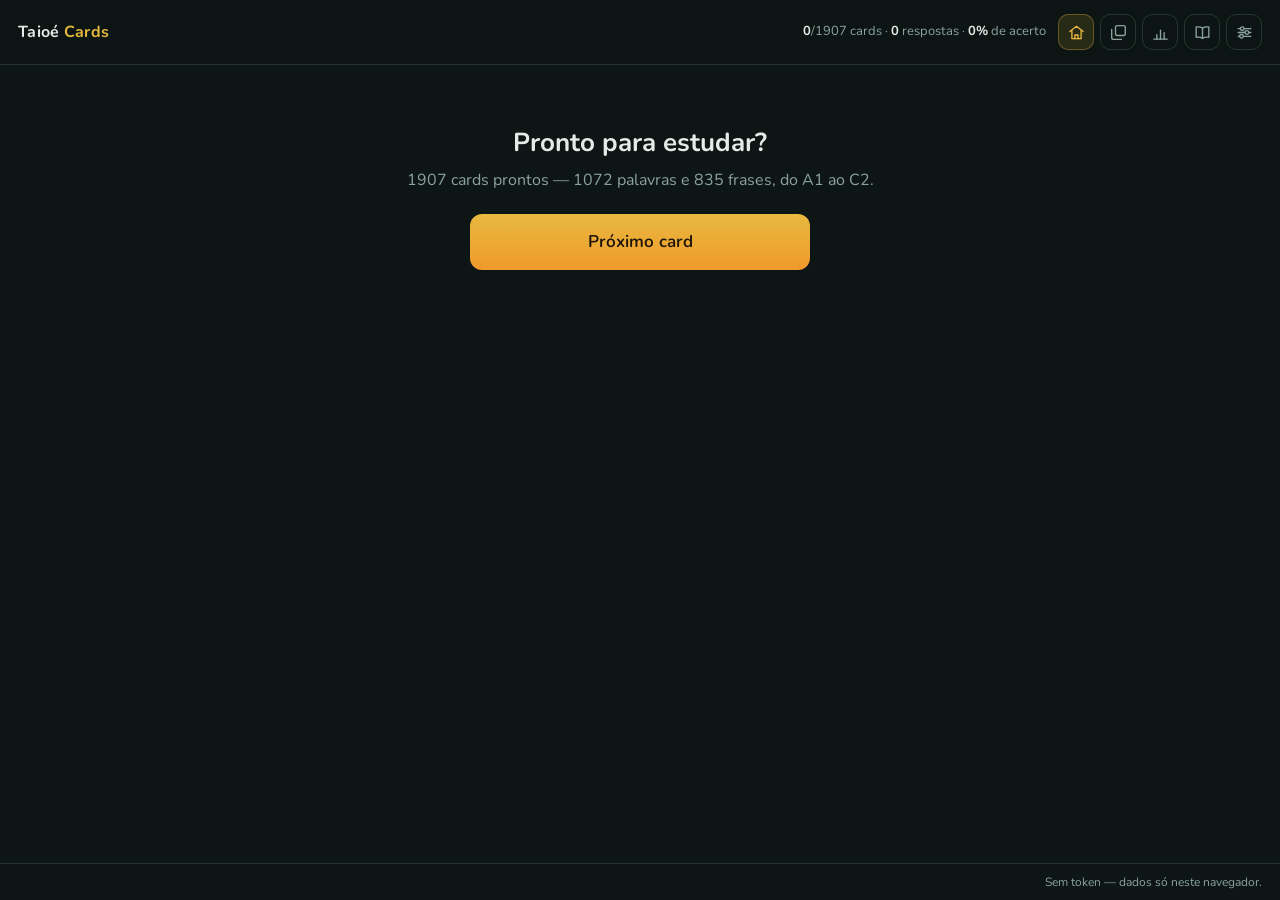
<file: index.html>
<!DOCTYPE html>
<html lang="pt-BR">
<head>
<meta charset="utf-8">
<meta name="viewport" content="width=device-width, initial-scale=1, viewport-fit=cover">
<meta name="theme-color" content="#12141c">
<title>Taioé Cards</title>
<link rel="icon" href="data:image/svg+xml,<svg xmlns='http://www.w3.org/2000/svg' viewBox='0 0 100 100'><text y='.9em' font-size='90'>🇪🇸</text></svg>">
<link rel="preconnect" href="https://fonts.googleapis.com">
<link rel="preconnect" href="https://fonts.gstatic.com" crossorigin>
<link rel="stylesheet" href="https://fonts.googleapis.com/css2?family=Nunito:wght@400;600;700;800&display=swap">
<link rel="stylesheet" href="style.css?v=81f99633">
</head>
<body>

<header class="topo">
  <div class="marca">Taioé <span>Cards</span></div>
  <div class="placar" id="placar"></div>
  <!-- Ícones de traço, herdando a cor da paleta: emoji trazem cor própria e
       brigavam com o verde-noite. O de «todos os cards» é a própria pilha. -->
  <nav class="acoes-topo">
    <button class="icone" id="btn-inicio" title="Página inicial" aria-label="Página inicial">
      <svg viewBox="0 0 24 24" aria-hidden="true">
        <path d="M3.6 10.7 12 4.2l8.4 6.5"/>
        <path d="M6.2 9.6V19.8h11.6V9.6"/>
        <path d="M10 19.8v-4.6h4v4.6"/>
      </svg>
    </button>
    <button class="icone" id="btn-cards" title="Todos os cards" aria-label="Todos os cards">
      <svg viewBox="0 0 24 24" aria-hidden="true">
        <rect x="8.2" y="3.4" width="12.4" height="12.4" rx="2.4"/>
        <path d="M15.8 20.6H5.8a2.4 2.4 0 0 1-2.4-2.4V8.2"/>
      </svg>
    </button>
    <button class="icone" id="btn-painel" title="Estatísticas" aria-label="Estatísticas">
      <svg viewBox="0 0 24 24" aria-hidden="true">
        <path d="M3.6 20.4h16.8"/>
        <path d="M7.4 20.4v-5.6"/>
        <path d="M12 20.4V9.2"/>
        <path d="M16.6 20.4v-8.2"/>
      </svg>
    </button>
    <button class="icone" id="btn-texto" title="Textos" aria-label="Textos">
      <svg viewBox="0 0 24 24" aria-hidden="true">
        <path d="M12 6.4C9.8 4.9 6.9 4.6 4 5v13c2.9-.4 5.8-.1 8 1.4"/>
        <path d="M12 6.4c2.2-1.5 5.1-1.8 8-1.4v13c-2.9-.4-5.8-.1-8 1.4"/>
        <path d="M12 6.4v13"/>
      </svg>
    </button>
    <button class="icone" id="btn-config" title="Configurações" aria-label="Configurações">
      <svg viewBox="0 0 24 24" aria-hidden="true">
        <path d="M4 7.2h16"/><path d="M4 12h16"/><path d="M4 16.8h16"/>
        <circle cx="9.2" cy="7.2" r="2.3"/>
        <circle cx="15" cy="12" r="2.3"/>
        <circle cx="8.2" cy="16.8" r="2.3"/>
      </svg>
    </button>
  </nav>
</header>

<main>

  <!-- ══════════ INÍCIO ══════════ -->
  <section id="tela-inicio" class="tela">
    <div class="bloco-inicio">
      <h1>Pronto para estudar?</h1>
      <p class="sub" id="resumo-inicio">Carregando…</p>
      <button class="primario grande" id="btn-comecar">Próximo card</button>
    </div>
  </section>

  <!-- ══════════ CARD ══════════ -->
  <section id="tela-card" class="tela oculto">
    <div class="fichario">
    <div class="card">
      <span class="aba" id="aba-nivel">A1</span>
      <div class="card-meta">
        <span class="etiqueta" id="meta-tipo">palavra</span>
        <span class="etiqueta suave" id="meta-modo">múltipla escolha</span>
        <!-- só nas frases presas a uma palavra: diz qual foi -->
        <span class="etiqueta origem oculto" id="meta-origem"></span>
      </div>

      <!-- Este bloco gruda ao rolar: ver .pergunta-fixa no style.css -->
      <div class="pergunta-fixa">
        <p class="enunciado" id="enunciado">O que significa em português?</p>
        <div class="termo-linha">
          <span class="bandeira" id="bandeira-pergunta" title="idioma da pergunta">🇪🇸</span>
          <div class="termo" id="termo"></div>
        </div>
      </div>

      <p class="rotulo-resposta">
        <span class="bandeira" id="bandeira-resposta" title="idioma da resposta">🇧🇷</span>
        <span id="rotulo-resposta-txt">responda em português</span>
      </p>

      <!-- múltipla escolha -->
      <div id="area-multipla" class="alternativas"></div>
      <!-- não saber também é resposta, e conta como erro sem chute -->
      <div id="area-nao-sei-multipla" class="linha-botoes oculto">
        <button class="secundario" id="btn-nao-sei-multipla">Não sei</button>
      </div>

      <!-- escrita -->
      <div id="area-escrita" class="oculto">
        <textarea id="entrada" rows="1" autocomplete="off" autocorrect="off"
               autocapitalize="off" spellcheck="false" maxlength="120"
               placeholder="escreva o significado…"></textarea>
        <div class="linha-botoes">
          <button class="primario" id="btn-responder">Responder</button>
          <button class="secundario" id="btn-nao-sei">Não sei</button>
        </div>
        <!-- respondeu em espanhol: avisa e devolve a vez, sem contar erro -->
        <p id="aviso-lingua" class="aviso-lingua oculto" role="status"></p>
      </div>

      <!-- não aprender: em destaque na estreia, discreto depois -->
      <p class="linha-arquivar">
        <button class="link-arquivar" id="btn-arquivar">Não quero aprender este card</button>
      </p>

      <!-- feedback -->
      <div id="area-feedback" class="oculto">
        <div class="veredito" id="veredito"></div>
        <div class="conquista oculto" id="conquista"></div>
        <!-- acertou sem o acento: conta como certo, e a linha chama atenção -->
        <p id="aviso-acento" class="aviso-acento oculto"></p>
        <!-- acertou com a palavra de outro lugar: vale, e diz de onde ela é -->
        <p id="aviso-regiao" class="aviso-regiao oculto"></p>
        <div class="resposta-dada oculto" id="resposta-dada">
          <span class="rotulo">Você escreveu</span>
          <strong id="texto-dado"></strong>
        </div>
        <div class="resposta-certa" id="caixa-resposta">
          <span class="rotulo"><span id="bandeira-feedback">🇧🇷</span> Resposta</span>
          <strong id="resposta-certa"></strong>
        </div>

        <div id="area-julgamento" class="julgamento oculto">
          <p class="pergunta-julgamento">Não foi exatamente isso. Você considera que acertou?</p>
          <div class="linha-botoes">
            <button class="opcao-julgamento acertei" data-julgamento="certo">Acertei</button>
            <button class="opcao-julgamento errei" data-julgamento="errado">Errei</button>
          </div>
        </div>
        <p class="nota" id="nota"></p>
        <div class="medidas" id="medidas"></div>


        <div id="area-contestar" class="contestar oculto">
          <button class="link-contestar" id="btn-contestar">
            Acho que essa resposta deveria ser aceita
          </button>
          <p class="aviso-contestado oculto" id="aviso-contestado">
            Anotado. Vou trazer este caso quando formos atualizar o app.
          </p>
        </div>

        <!-- vale para qualquer card, tendo acertado ou não -->
        <p class="linha-comentar">
          <button class="link-comentar" id="btn-comentar-card">Comentar este card</button>
        </p>

        <button class="primario grande" id="btn-proximo">Próximo card</button>
      </div>
    </div>
    </div>
  </section>

  <!-- ══════════ TODOS OS CARDS ══════════ -->
  <section id="tela-cards" class="tela oculto">
    <h2>Todos os cards</h2>

    <div class="filtros">
      <input type="search" id="busca-cards" autocomplete="off"
             placeholder="buscar em espanhol, português, tema ou nota…">
      <div class="linha-filtros">
        <label class="filtro">Tipo
          <select id="filtro-tipo">
            <option value="">todos</option>
            <option value="palavra">palavras</option>
            <option value="frase">frases</option>
          </select>
        </label>
        <label class="filtro">Nível
          <select id="filtro-nivel"><option value="">todos</option></select>
        </label>
        <label class="filtro">Tema
          <select id="filtro-tag"><option value="">todos</option></select>
        </label>
        <label class="filtro">Situação
          <select id="filtro-estado">
            <option value="">todas</option>
            <option value="novo">ainda não apareceu</option>
            <option value="preso">presos a uma palavra</option>
            <option value="andamento">em andamento</option>
            <option value="invertido">já na volta (pt → es)</option>
            <option value="dominado">dominado</option>
            <option value="errei">já errei alguma vez</option>
            <option value="arquivado">arquivados</option>
          </select>
        </label>
      </div>
      <p class="contagem" id="contagem-cards"></p>
    </div>

    <div id="lista-cards" class="lista-cards"></div>
    <button class="secundario" data-voltar>Voltar</button>
  </section>

  <!-- ══════════ PAINEL ══════════ -->
  <section id="tela-painel" class="tela oculto">
    <h2>Como você está indo</h2>
    <div id="painel-conteudo"></div>
    <div id="dica" class="dica" role="status" hidden></div>
    <button class="secundario" data-voltar>Voltar</button>
  </section>

  <!-- ══════════ TEXTOS (TRILHAS) ══════════ -->
  <section id="tela-texto" class="tela oculto">
    <h2>Textos</h2>
    <div id="texto-conteudo"></div>
    <button class="secundario" data-voltar>Voltar</button>
  </section>

  <!-- ══════════ CONFIGURAÇÕES ══════════ -->
  <section id="tela-config" class="tela oculto">
    <h2>Configurações</h2>

    <div class="grupo">
      <h3>Sincronizar com o GitHub</h3>
      <p class="ajuda">
        Seus resultados são gravados em
        <code>gereneto/espanhol-cards-dados</code>. Para isso o app precisa de um
        <em>token</em> seu, guardado apenas neste navegador (nunca vai para o repositório do app).
        Crie um <strong>fine-grained token</strong> com acesso somente a esse repositório e
        permissão <strong>Contents: Read and write</strong>.
      </p>
      <label>Repositório de dados
        <input type="text" id="cfg-repo" placeholder="gereneto/espanhol-cards-dados">
      </label>
      <label>Token do GitHub
        <input type="password" id="cfg-token" placeholder="github_pat_…" autocomplete="off">
      </label>
      <label class="linha-check">
        <input type="checkbox" id="cfg-auto" checked>
        <span>Enviar automaticamente durante o estudo</span>
      </label>
      <div class="linha-botoes">
        <button class="primario" id="btn-salvar-cfg">Salvar</button>
        <button class="secundario" id="btn-enviar">Enviar agora</button>
        <button class="secundario" id="btn-baixar">Baixar do GitHub</button>
      </div>
      <p class="estado-sync" id="estado-sync"></p>
    </div>

    <div class="grupo">
      <h3>Cópia local</h3>
      <p class="ajuda">Funciona sem token, caso você prefira levar o arquivo na mão.</p>
      <div class="linha-botoes">
        <button class="secundario" id="btn-exportar">Exportar arquivo</button>
        <button class="secundario" id="btn-importar">Importar arquivo</button>
        <input type="file" id="arquivo-importar" accept="application/json" hidden>
      </div>
    </div>

    <div class="grupo perigo">
      <h3>Zerar</h3>
      <p class="ajuda">Apaga todo o progresso guardado neste navegador. O que já foi enviado ao GitHub continua lá.</p>
      <button class="secundario" id="btn-zerar">Apagar progresso local</button>
    </div>

    <button class="secundario" data-voltar>Voltar</button>
  </section>

</main>

<!-- Comentar qualquer card, de dentro do card ou da lista. Um painel só,
     que as duas portas de entrada abrem apontando para um id. -->
<div class="comentario-fundo oculto" id="comentario-fundo">
  <div class="comentario-painel" role="dialog" aria-modal="true" aria-labelledby="comentario-titulo">
    <h3 id="comentario-titulo">Comentar o card</h3>
    <p class="comentario-alvo" id="comentario-alvo"></p>
    <textarea id="comentario-texto" rows="4" maxlength="500"
              placeholder="o que você notou neste card…"></textarea>
    <p class="comentario-conta"><span id="comentario-restam">500</span> caracteres restantes</p>
    <div class="linha-botoes">
      <button class="primario" id="btn-comentario-enviar">Enviar</button>
      <button class="secundario" id="btn-comentario-fechar">Cancelar</button>
    </div>
  </div>
</div>

<footer class="rodape">
  <span id="rodape-sync">•</span>
</footer>

<script src="data/textos-es.js?v=dfe08fae"></script>
<script src="data/cards.js?v=343b8d4c"></script>
<script src="data/historico.js?v=fcb2ebb0"></script>
<script src="js/motor.js?v=d5c3356c"></script>
<script src="js/github.js?v=5713c2d2"></script>
<script src="js/app.js?v=53ef180e"></script>
</body>
</html>
</file>
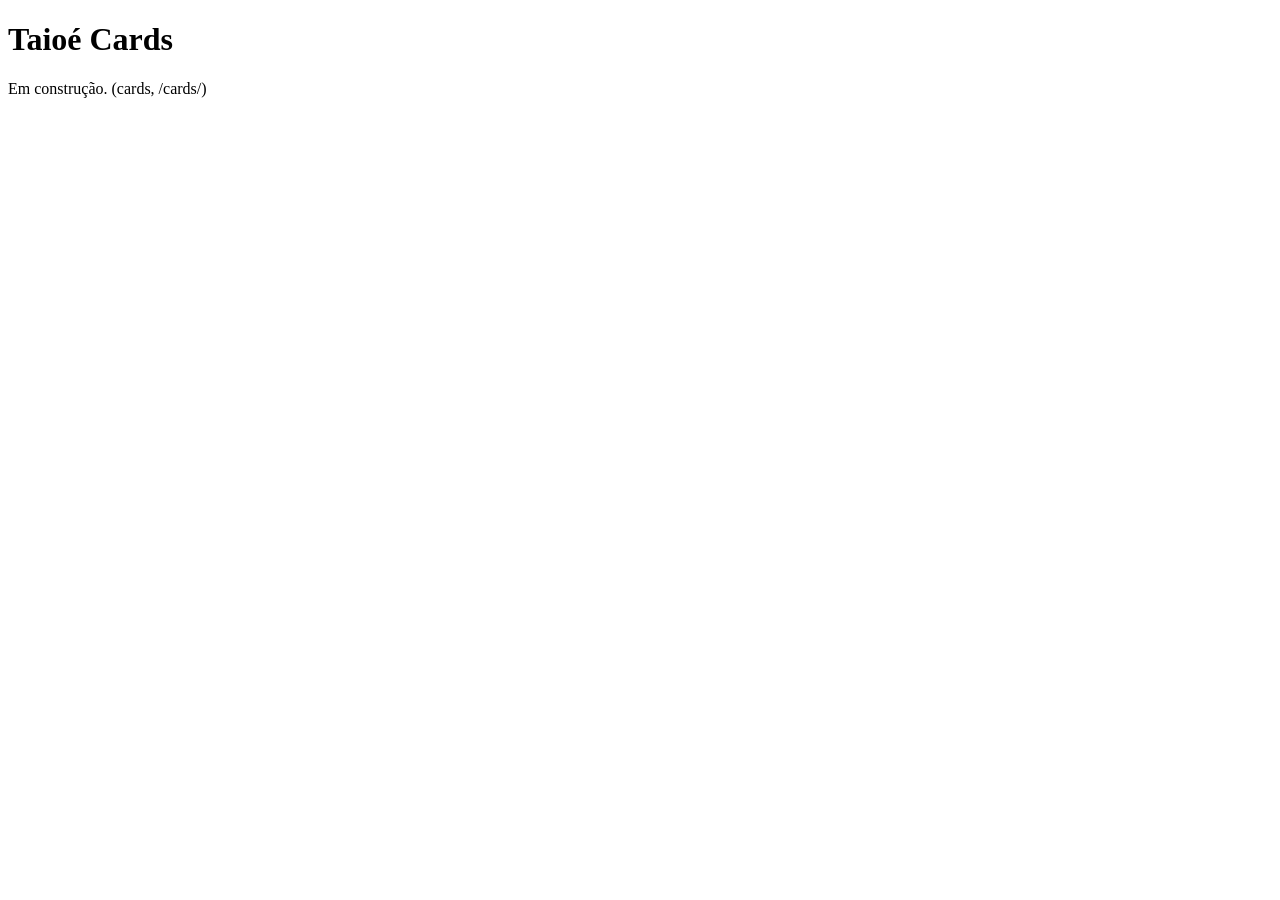
<file: public/cards/index.html>
<!doctype html>
<html lang="pt-BR">
<head>
<meta charset="utf-8">
<meta name="viewport" content="width=device-width, initial-scale=1">
<meta name="robots" content="noindex">
<title>Taioé Cards</title>
</head>
<body>
<h1>Taioé Cards</h1>
<p>Em construção. (cards, /cards/)</p>
</body>
</html>
</file>
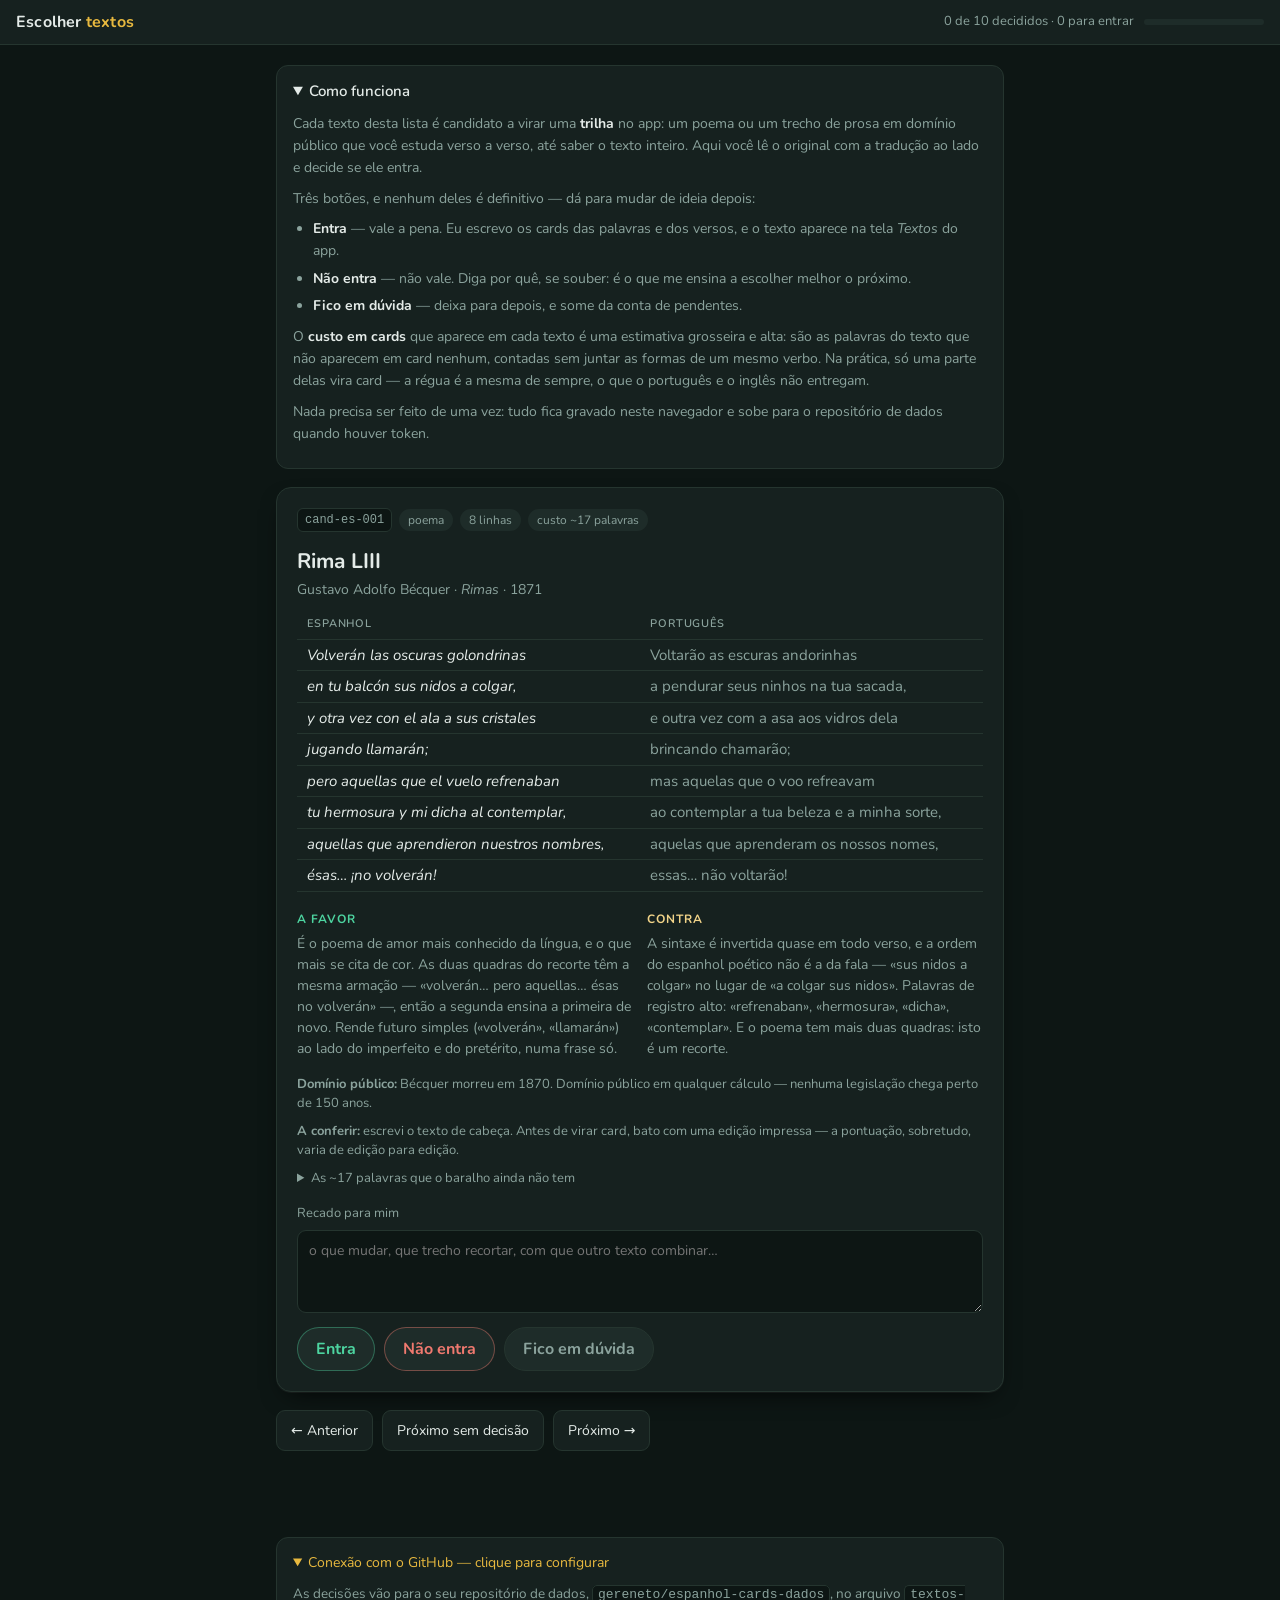
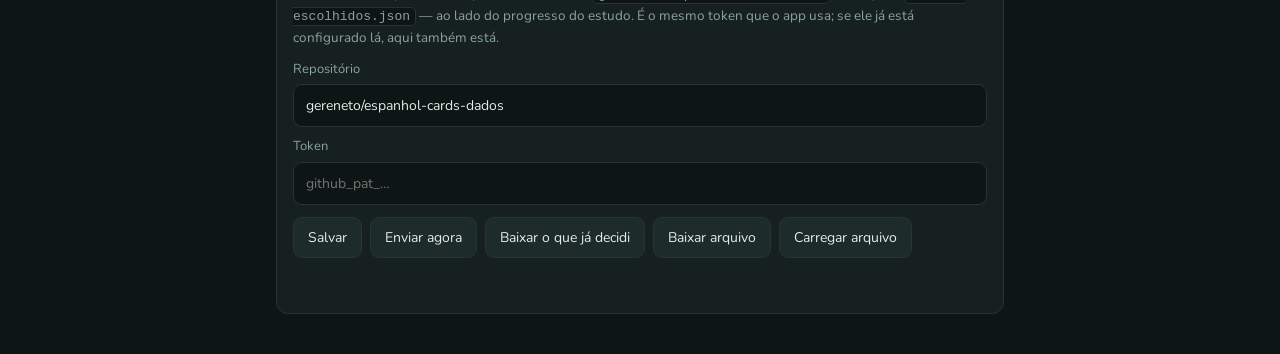
<file: escolher-textos.html>
<!DOCTYPE html>
<html lang="pt-BR">
<head>
<meta charset="utf-8">
<meta name="viewport" content="width=device-width, initial-scale=1, viewport-fit=cover">
<meta name="theme-color" content="#0d1614">
<meta name="robots" content="noindex, nofollow">
<meta http-equiv="Cache-Control" content="no-cache, must-revalidate">
<title>Escolher textos</title>
<link rel="icon" href="data:image/svg+xml,<svg xmlns='http://www.w3.org/2000/svg' viewBox='0 0 100 100'><text y='.9em' font-size='90'>📖</text></svg>">
<link rel="preconnect" href="https://fonts.googleapis.com">
<link rel="preconnect" href="https://fonts.gstatic.com" crossorigin>
<link rel="stylesheet" href="https://fonts.googleapis.com/css2?family=Nunito:wght@400;600;700;800&display=swap">
<link rel="stylesheet" href="style.css?v=81f99633">
<link rel="stylesheet" href="style-revisao.css?v=a599f1f3">
</head>
<body>

<header class="rev-topo">
  <div class="marca">Escolher <span>textos</span></div>
  <div class="rev-progresso">
    <span id="contagem">…</span>
    <span class="rev-barra"><i id="barra"></i></span>
  </div>
</header>

<main class="rev-corpo">

  <details class="rev-instrucoes" id="instrucoes" open>
    <summary>Como funciona</summary>
    <p>
      Cada texto desta lista é candidato a virar uma <strong>trilha</strong> no app:
      um poema ou um trecho de prosa em domínio público que você estuda verso a
      verso, até saber o texto inteiro. Aqui você lê o original com a tradução ao
      lado e decide se ele entra.
    </p>
    <p>Três botões, e nenhum deles é definitivo — dá para mudar de ideia depois:</p>
    <ul>
      <li><strong>Entra</strong> — vale a pena. Eu escrevo os cards das palavras e
        dos versos, e o texto aparece na tela <em>Textos</em> do app.</li>
      <li><strong>Não entra</strong> — não vale. Diga por quê, se souber:
        é o que me ensina a escolher melhor o próximo.</li>
      <li><strong>Fico em dúvida</strong> — deixa para depois, e some da conta
        de pendentes.</li>
    </ul>
    <p>
      O <strong>custo em cards</strong> que aparece em cada texto é uma estimativa
      grosseira e alta: são as palavras do texto que não aparecem em card nenhum,
      contadas sem juntar as formas de um mesmo verbo. Na prática, só uma parte
      delas vira card — a régua é a mesma de sempre, o que o português e o inglês
      não entregam.
    </p>
    <p>
      Nada precisa ser feito de uma vez: tudo fica gravado neste navegador e sobe
      para o repositório de dados quando houver token.
    </p>
  </details>

  <div id="tela"></div>

  <nav class="rev-nav">
    <button id="btn-anterior" type="button">← Anterior</button>
    <button id="btn-pendente" type="button">Próximo sem decisão</button>
    <button id="btn-proximo" type="button">Próximo →</button>
  </nav>

</main>

<div class="rev-config" id="config" data-pronto="nao">
  <details id="det-config">
    <summary id="resumo-config">Conexão com o GitHub — clique para configurar</summary>
    <p class="ajuda">
      As decisões vão para o seu repositório de dados,
      <code>gereneto/espanhol-cards-dados</code>, no arquivo
      <code>textos-escolhidos.json</code> — ao lado do progresso do estudo. É o
      mesmo token que o app usa; se ele já está configurado lá, aqui também está.
    </p>
    <label>Repositório
      <input type="text" id="cfg-repo" placeholder="gereneto/espanhol-cards-dados">
    </label>
    <label>Token
      <input type="password" id="cfg-token" placeholder="github_pat_…" autocomplete="off">
    </label>
    <div class="linha-botoes">
      <button id="btn-salvar-cfg" type="button">Salvar</button>
      <button id="btn-enviar" type="button">Enviar agora</button>
      <button id="btn-baixar" type="button">Baixar o que já decidi</button>
      <button id="btn-exportar" type="button">Baixar arquivo</button>
      <button id="btn-importar" type="button">Carregar arquivo</button>
      <input type="file" id="arquivo-importar" accept="application/json" hidden>
    </div>
    <p class="rev-estado" id="estado"></p>
  </details>
</div>

<script src="data/candidatos-es.js?v=c4587718"></script>
<script src="js/github.js?v=5713c2d2"></script>
<script src="js/revisao.js?v=75e5cbf8"></script>
<script src="js/escolher-textos.js?v=13ead8e0"></script>
</body>
</html>
</file>
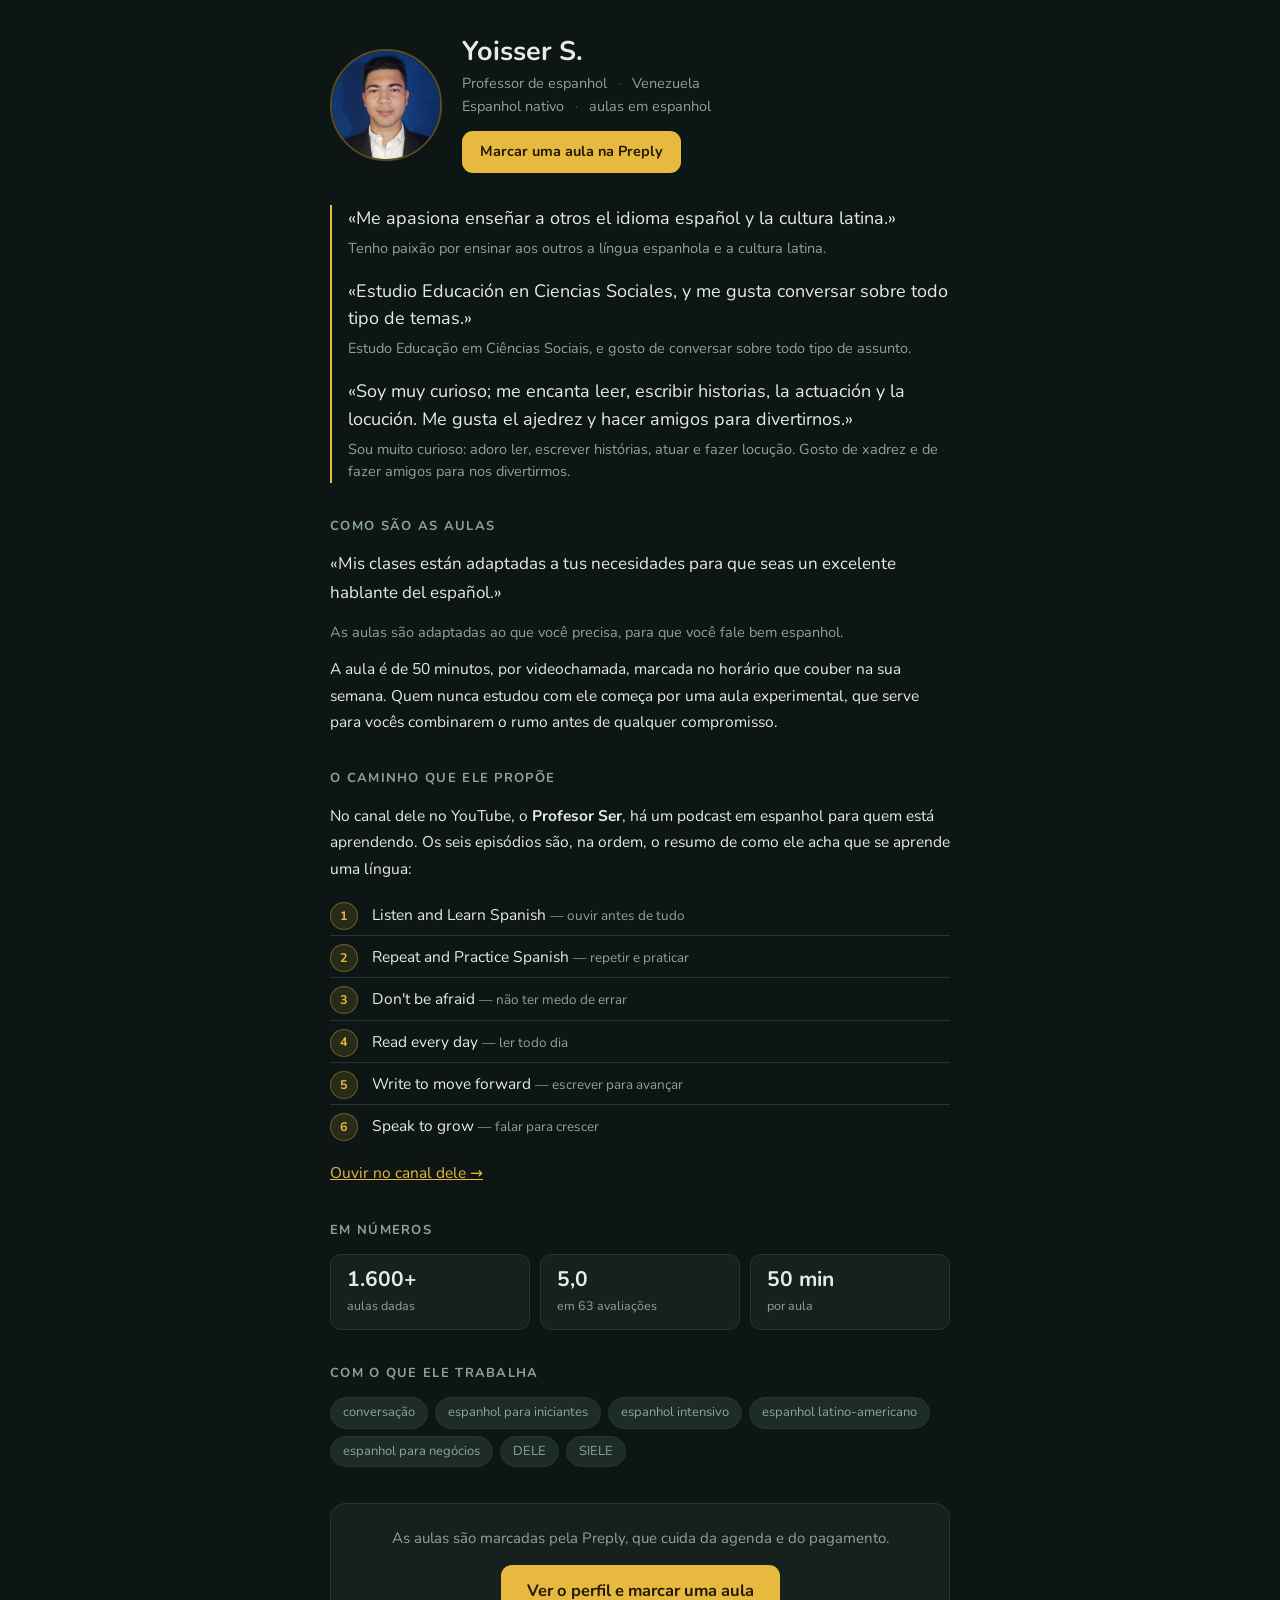
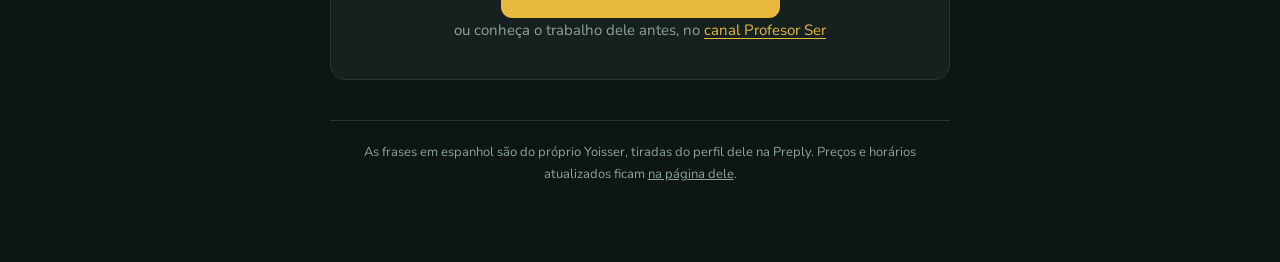
<file: professor.html>
<!DOCTYPE html>
<html lang="pt-BR">
<head>
<meta charset="utf-8">
<meta name="viewport" content="width=device-width, initial-scale=1, viewport-fit=cover">
<meta name="theme-color" content="#0d1614">
<title>Yoisser S. — aulas de espanhol</title>
<meta name="description" content="Yoisser S. é professor de espanhol, venezuelano. Mais de 1.600 aulas dadas na Preply. Aulas adaptadas ao que cada aluno precisa.">
<link rel="icon" href="data:image/svg+xml,<svg xmlns='http://www.w3.org/2000/svg' viewBox='0 0 100 100'><text y='.9em' font-size='90'>🇻🇪</text></svg>">
<link rel="preconnect" href="https://fonts.googleapis.com">
<link rel="preconnect" href="https://fonts.gstatic.com" crossorigin>
<link rel="stylesheet" href="https://fonts.googleapis.com/css2?family=Nunito:wght@400;600;700;800&display=swap">
<link rel="stylesheet" href="style.css?v=81f99633">
<link rel="stylesheet" href="style-professor.css?v=d23a17b1">
</head>
<body>

<main class="prof-corpo">

  <header class="prof-topo">
    <img class="prof-foto" src="img/yoisser.jpg" width="112" height="112"
         alt="Yoisser S.">
    <div>
      <h1 class="prof-nome">Yoisser S.</h1>
      <p class="prof-linha">
        Professor de espanhol <span class="sep">·</span> Venezuela
        <br>Espanhol nativo <span class="sep">·</span> aulas em espanhol
      </p>
      <a class="prof-botao compacto" href="https://preply.com/pt/professor/5935713"
         target="_blank" rel="noopener">Marcar uma aula na Preply</a>
    </div>
  </header>

  <!-- As palavras são dele, do próprio perfil. O espanhol primeiro. -->
  <section class="prof-fala">
    <p lang="es">«Me apasiona enseñar a otros el idioma español y la cultura latina.»</p>
    <p class="pt">Tenho paixão por ensinar aos outros a língua espanhola e a cultura latina.</p>

    <p lang="es">«Estudio Educación en Ciencias Sociales, y me gusta conversar sobre
      todo tipo de temas.»</p>
    <p class="pt">Estudo Educação em Ciências Sociais, e gosto de conversar sobre
      todo tipo de assunto.</p>

    <p lang="es">«Soy muy curioso; me encanta leer, escribir historias, la actuación
      y la locución. Me gusta el ajedrez y hacer amigos para divertirnos.»</p>
    <p class="pt">Sou muito curioso: adoro ler, escrever histórias, atuar e fazer
      locução. Gosto de xadrez e de fazer amigos para nos divertirmos.</p>
  </section>

  <section class="prof-secao">
    <h2>Como são as aulas</h2>
    <p lang="es" style="font-size:17px">
      «Mis clases están adaptadas a tus necesidades para que seas un excelente
      hablante del español.»
    </p>
    <p style="color:var(--texto-2);font-size:14.5px">
      As aulas são adaptadas ao que você precisa, para que você fale bem espanhol.
    </p>
    <p>
      A aula é de 50 minutos, por videochamada, marcada no horário que couber
      na sua semana. Quem nunca estudou com ele começa por uma aula
      experimental, que serve para vocês combinarem o rumo antes de qualquer
      compromisso.
    </p>
  </section>

  <section class="prof-secao">
    <h2>O caminho que ele propõe</h2>
    <p>
      No canal dele no YouTube, o <b>Profesor Ser</b>, há um podcast em espanhol
      para quem está aprendendo. Os seis episódios são, na ordem, o resumo de
      como ele acha que se aprende uma língua:
    </p>
    <ol class="prof-passos">
      <li lang="es">Listen and Learn Spanish <span class="pt">— ouvir antes de tudo</span></li>
      <li lang="es">Repeat and Practice Spanish <span class="pt">— repetir e praticar</span></li>
      <li lang="es">Don't be afraid <span class="pt">— não ter medo de errar</span></li>
      <li lang="es">Read every day <span class="pt">— ler todo dia</span></li>
      <li lang="es">Write to move forward <span class="pt">— escrever para avançar</span></li>
      <li lang="es">Speak to grow <span class="pt">— falar para crescer</span></li>
    </ol>
    <p style="margin-top:14px">
      <a href="https://www.youtube.com/@ProfesorSer" target="_blank" rel="noopener"
         style="color:var(--acento)">Ouvir no canal dele →</a>
    </p>
  </section>

  <section class="prof-secao">
    <h2>Em números</h2>
    <div class="prof-numeros">
      <div class="prof-numero"><b>1.600+</b><span>aulas dadas</span></div>
      <div class="prof-numero"><b>5,0</b><span>em 63 avaliações</span></div>
      <div class="prof-numero"><b>50 min</b><span>por aula</span></div>
    </div>
  </section>

  <section class="prof-secao">
    <h2>Com o que ele trabalha</h2>
    <div class="prof-temas">
      <span class="prof-tema">conversação</span>
      <span class="prof-tema">espanhol para iniciantes</span>
      <span class="prof-tema">espanhol intensivo</span>
      <span class="prof-tema">espanhol latino-americano</span>
      <span class="prof-tema">espanhol para negócios</span>
      <span class="prof-tema">DELE</span>
      <span class="prof-tema">SIELE</span>
    </div>
  </section>

  <div class="prof-acao">
    <p>As aulas são marcadas pela Preply, que cuida da agenda e do pagamento.</p>
    <a class="prof-botao" href="https://preply.com/pt/professor/5935713"
       target="_blank" rel="noopener">Ver o perfil e marcar uma aula</a>
    <p class="prof-secundario">
      ou conheça o trabalho dele antes, no
      <a href="https://www.youtube.com/@ProfesorSer" target="_blank" rel="noopener">canal Profesor Ser</a>
    </p>
  </div>

  <p class="prof-rodape">
    As frases em espanhol são do próprio Yoisser, tiradas do perfil dele na Preply.
    Preços e horários atualizados ficam
    <a href="https://preply.com/pt/professor/5935713" target="_blank" rel="noopener">na página dele</a>.
  </p>

</main>

</body>
</html>
</file>
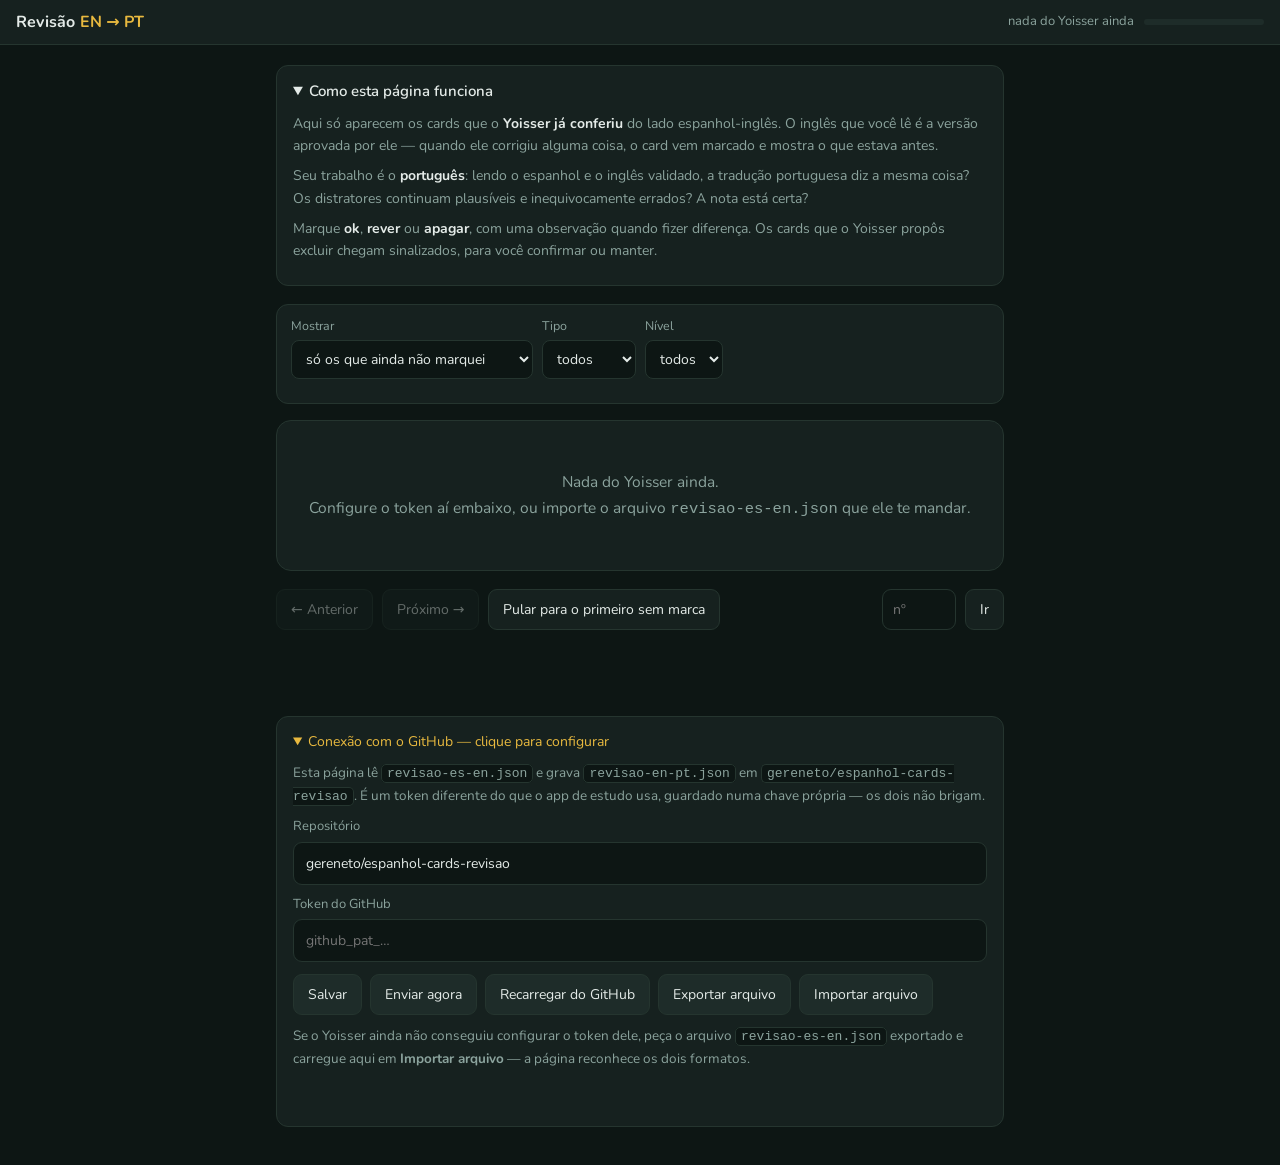
<file: revisar-en-pt.html>
<!DOCTYPE html>
<html lang="pt-BR">
<head>
<meta charset="utf-8">
<meta name="viewport" content="width=device-width, initial-scale=1, viewport-fit=cover">
<meta name="theme-color" content="#12141c">
<meta name="robots" content="noindex, nofollow">
<meta http-equiv="Cache-Control" content="no-cache, must-revalidate">
<title>Revisão inglês · português</title>
<link rel="icon" href="data:image/svg+xml,<svg xmlns='http://www.w3.org/2000/svg' viewBox='0 0 100 100'><text y='.9em' font-size='90'>🇧🇷</text></svg>">
<link rel="preconnect" href="https://fonts.googleapis.com">
<link rel="preconnect" href="https://fonts.gstatic.com" crossorigin>
<link rel="stylesheet" href="https://fonts.googleapis.com/css2?family=Nunito:wght@400;600;700;800&display=swap">
<link rel="stylesheet" href="style.css?v=81f99633">
<link rel="stylesheet" href="style-revisao.css?v=a599f1f3">
</head>
<body>

<header class="rev-topo">
  <div class="marca">Revisão <span>EN → PT</span></div>
  <div class="rev-progresso">
    <span id="contagem">…</span>
    <span class="rev-barra"><i id="barra"></i></span>
  </div>
</header>

<main class="rev-corpo">

  <details class="rev-instrucoes" id="instrucoes" open>
    <summary>Como esta página funciona</summary>
    <p>
      Aqui só aparecem os cards que o <strong>Yoisser já conferiu</strong> do lado
      espanhol-inglês. O inglês que você lê é a versão aprovada por ele — quando
      ele corrigiu alguma coisa, o card vem marcado e mostra o que estava antes.
    </p>
    <p>
      Seu trabalho é o <strong>português</strong>: lendo o espanhol e o inglês
      validado, a tradução portuguesa diz a mesma coisa? Os distratores continuam
      plausíveis e inequivocamente errados? A nota está certa?
    </p>
    <p>
      Marque <strong>ok</strong>, <strong>rever</strong> ou <strong>apagar</strong>,
      com uma observação quando fizer diferença. Os cards que o Yoisser propôs
      excluir chegam sinalizados, para você confirmar ou manter.
    </p>
  </details>

  <div class="rev-filtros" id="filtros">
    <label>Mostrar
      <select id="filtro-situacao">
        <option value="pendentes">só os que ainda não marquei</option>
        <option value="todos">todos os revisados pelo Yoisser</option>
        <option value="alterados">só os que ele alterou</option>
        <option value="apagar">só os que ele quer excluir</option>
        <option value="comentario">só os que ele comentou</option>
        <option value="rever">só os que eu marquei para rever</option>
      </select>
    </label>
    <label>Tipo
      <select id="filtro-tipo">
        <option value="">todos</option>
        <option value="palavra">palavras</option>
        <option value="frase">frases</option>
      </select>
    </label>
    <label>Nível
      <select id="filtro-nivel"><option value="">todos</option></select>
    </label>
  </div>

  <div id="tela"></div>

  <div class="rev-nav" id="nav">
    <button id="btn-anterior" type="button">← Anterior</button>
    <button id="btn-proximo" type="button">Próximo →</button>
    <button id="btn-pendente" type="button">Pular para o primeiro sem marca</button>
    <span class="espaco"></span>
    <input type="number" id="ir-para" min="1" placeholder="nº">
    <button id="btn-ir" type="button">Ir</button>
  </div>

</main>

<div class="rev-config" id="config" data-pronto="nao">
  <details id="det-config">
    <summary id="resumo-config">Conexão com o GitHub — clique para configurar</summary>
    <p class="ajuda">
      Esta página lê <code>revisao-es-en.json</code> e grava
      <code>revisao-en-pt.json</code> em
      <code>gereneto/espanhol-cards-revisao</code>. É um token diferente do que o
      app de estudo usa, guardado numa chave própria — os dois não brigam.
    </p>
    <label>Repositório
      <input type="text" id="cfg-repo" placeholder="gereneto/espanhol-cards-revisao">
    </label>
    <label>Token do GitHub
      <input type="password" id="cfg-token" placeholder="github_pat_…" autocomplete="off">
    </label>
    <div class="linha-botoes">
      <button id="btn-salvar-cfg" type="button">Salvar</button>
      <button id="btn-enviar" type="button">Enviar agora</button>
      <button id="btn-baixar" type="button">Recarregar do GitHub</button>
      <button id="btn-exportar" type="button">Exportar arquivo</button>
      <button id="btn-importar" type="button">Importar arquivo</button>
      <input type="file" id="arquivo-importar" accept="application/json" hidden>
    </div>
    <p class="ajuda">
      Se o Yoisser ainda não conseguiu configurar o token dele, peça o arquivo
      <code>revisao-es-en.json</code> exportado e carregue aqui em
      <strong>Importar arquivo</strong> — a página reconhece os dois formatos.
    </p>
    <p class="rev-estado" id="estado"></p>
  </details>
</div>

<script src="data/cards-revisao.js?v=e583350f"></script>
<script src="data/tags.js?v=f7461da0"></script>
<script src="js/motor.js?v=d5c3356c"></script>
<script src="js/github.js?v=5713c2d2"></script>
<script src="js/revisao.js?v=75e5cbf8"></script>
<script src="js/revisar-en-pt.js?v=0d36b956"></script>
</body>
</html>
</file>
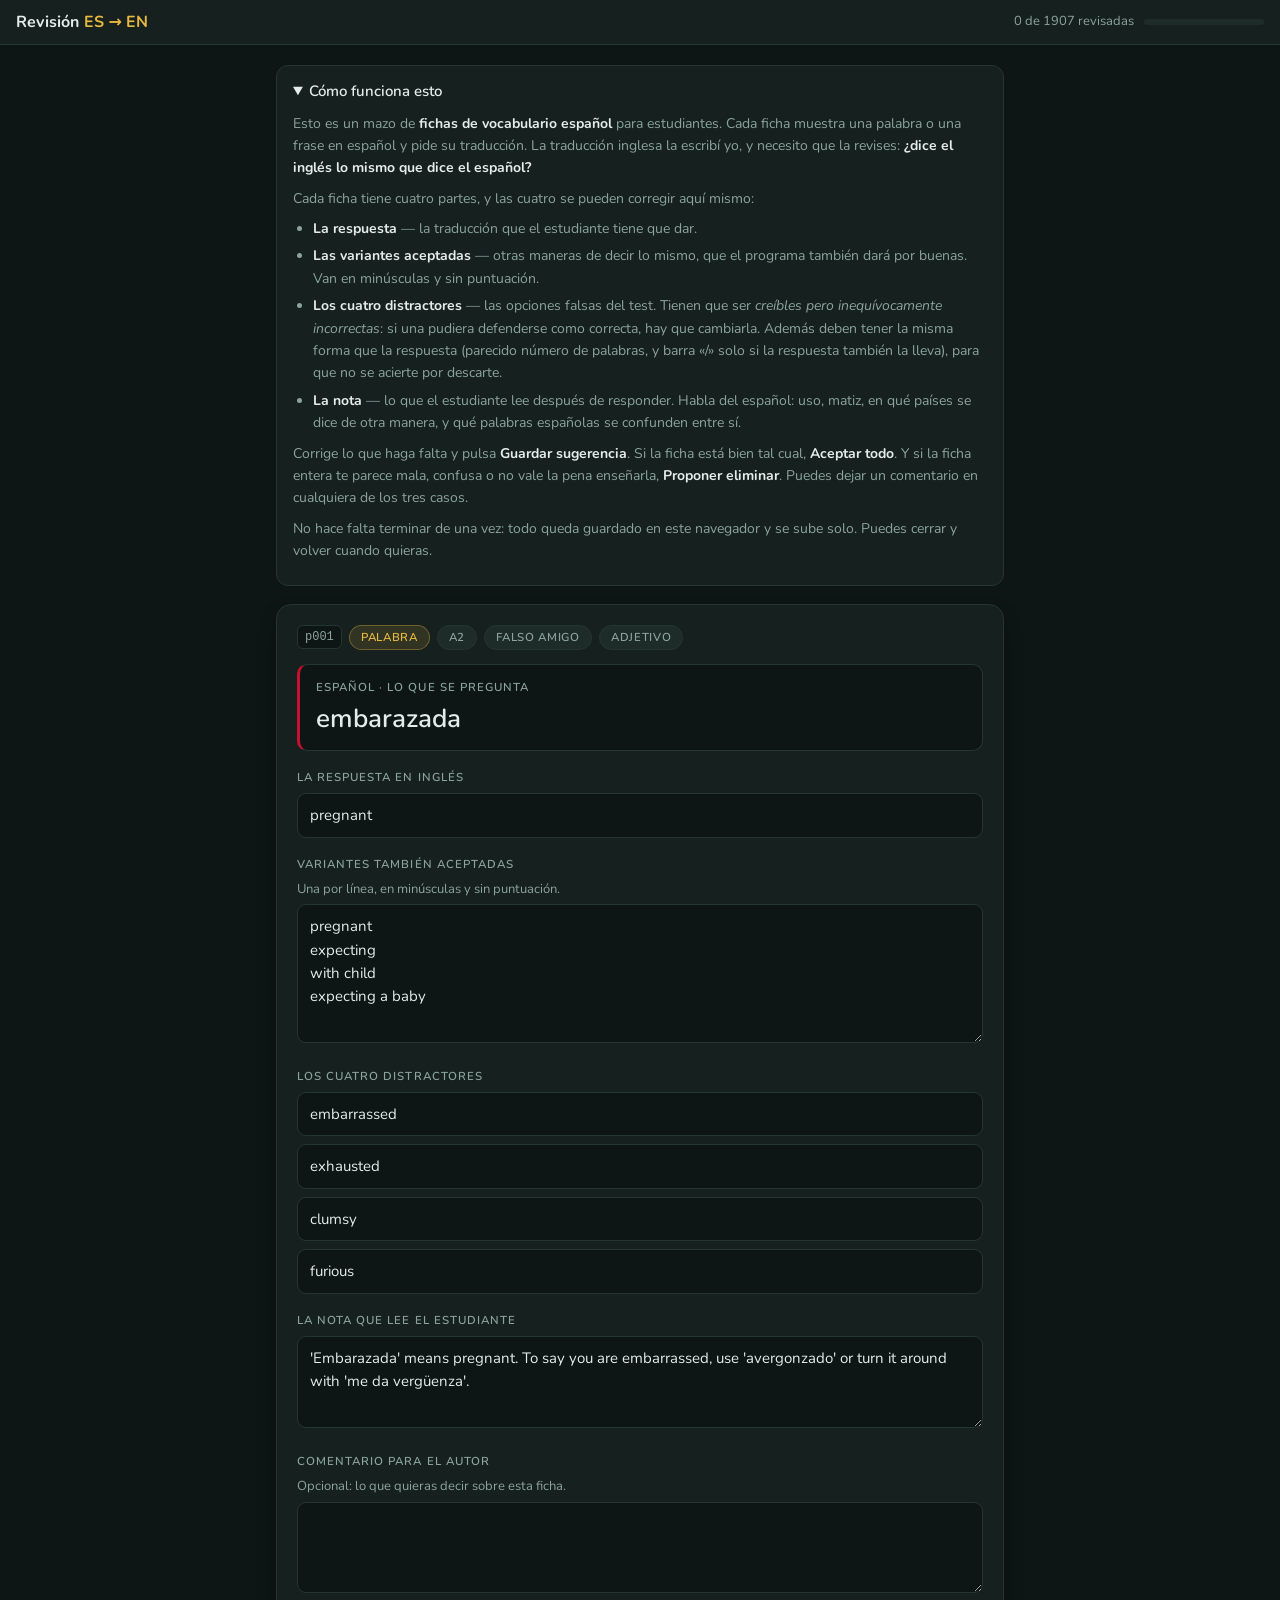
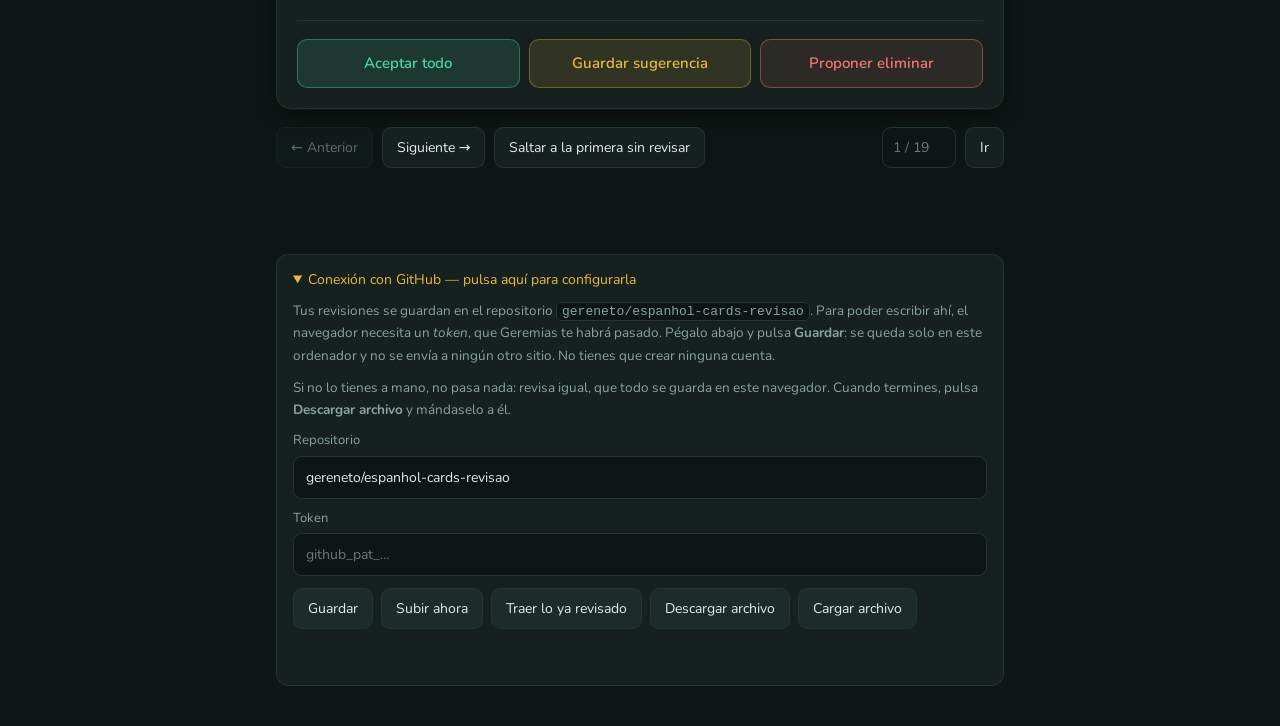
<file: revisar-es-en.html>
<!DOCTYPE html>
<html lang="es">
<head>
<meta charset="utf-8">
<meta name="viewport" content="width=device-width, initial-scale=1, viewport-fit=cover">
<meta name="theme-color" content="#12141c">
<meta name="robots" content="noindex, nofollow">
<meta http-equiv="Cache-Control" content="no-cache, must-revalidate">
<title>Revisión español · inglés</title>
<link rel="icon" href="data:image/svg+xml,<svg xmlns='http://www.w3.org/2000/svg' viewBox='0 0 100 100'><text y='.9em' font-size='90'>🇻🇪</text></svg>">
<link rel="preconnect" href="https://fonts.googleapis.com">
<link rel="preconnect" href="https://fonts.gstatic.com" crossorigin>
<link rel="stylesheet" href="https://fonts.googleapis.com/css2?family=Nunito:wght@400;600;700;800&display=swap">
<link rel="stylesheet" href="style.css?v=81f99633">
<link rel="stylesheet" href="style-revisao.css?v=a599f1f3">
</head>
<body>

<header class="rev-topo">
  <div class="marca">Revisión <span>ES → EN</span></div>
  <div class="rev-progresso">
    <span id="contagem">…</span>
    <span class="rev-barra"><i id="barra"></i></span>
  </div>
</header>

<main class="rev-corpo">

  <details class="rev-instrucoes" id="instrucoes" open>
    <summary>Cómo funciona esto</summary>
    <p>
      Esto es un mazo de <strong>fichas de vocabulario español</strong> para
      estudiantes. Cada ficha muestra una palabra o una frase en español y pide
      su traducción. La traducción inglesa la escribí yo, y necesito que la
      revises: <strong>¿dice el inglés lo mismo que dice el español?</strong>
    </p>
    <p>Cada ficha tiene cuatro partes, y las cuatro se pueden corregir aquí mismo:</p>
    <ul>
      <li><strong>La respuesta</strong> — la traducción que el estudiante tiene que dar.</li>
      <li><strong>Las variantes aceptadas</strong> — otras maneras de decir lo mismo,
        que el programa también dará por buenas. Van en minúsculas y sin puntuación.</li>
      <li><strong>Los cuatro distractores</strong> — las opciones falsas del test.
        Tienen que ser <em>creíbles pero inequívocamente incorrectas</em>: si una
        pudiera defenderse como correcta, hay que cambiarla. Además deben tener
        la misma forma que la respuesta (parecido número de palabras, y barra «/»
        solo si la respuesta también la lleva), para que no se acierte por
        descarte.</li>
      <li><strong>La nota</strong> — lo que el estudiante lee después de responder.
        Habla del español: uso, matiz, en qué países se dice de otra manera,
        y qué palabras españolas se confunden entre sí.</li>
    </ul>
    <p>
      Corrige lo que haga falta y pulsa <strong>Guardar sugerencia</strong>. Si la
      ficha está bien tal cual, <strong>Aceptar todo</strong>. Y si la ficha entera
      te parece mala, confusa o no vale la pena enseñarla,
      <strong>Proponer eliminar</strong>. Puedes dejar un comentario en cualquiera
      de los tres casos.
    </p>
    <p>
      No hace falta terminar de una vez: todo queda guardado en este navegador y
      se sube solo. Puedes cerrar y volver cuando quieras.
    </p>
  </details>

  <div id="tela"></div>

  <div class="rev-nav" id="nav">
    <button id="btn-anterior" type="button">← Anterior</button>
    <button id="btn-proximo" type="button">Siguiente →</button>
    <button id="btn-pendente" type="button">Saltar a la primera sin revisar</button>
    <span class="espaco"></span>
    <input type="number" id="ir-para" min="1" placeholder="nº">
    <button id="btn-ir" type="button">Ir</button>
  </div>

</main>

<div class="rev-config" id="config" data-pronto="nao">
  <details id="det-config">
    <summary id="resumo-config">Conexión con GitHub — pulsa aquí para configurarla</summary>
    <p class="ajuda">
      Tus revisiones se guardan en el repositorio
      <code>gereneto/espanhol-cards-revisao</code>. Para poder escribir ahí, el
      navegador necesita un <em>token</em>, que Geremias te habrá pasado. Pégalo
      abajo y pulsa <strong>Guardar</strong>: se queda solo en este ordenador y no
      se envía a ningún otro sitio. No tienes que crear ninguna cuenta.
    </p>
    <p class="ajuda">
      Si no lo tienes a mano, no pasa nada: revisa igual, que todo se guarda en
      este navegador. Cuando termines, pulsa <strong>Descargar archivo</strong> y
      mándaselo a él.
    </p>
    <label>Repositorio
      <input type="text" id="cfg-repo" placeholder="gereneto/espanhol-cards-revisao">
    </label>
    <label>Token
      <input type="password" id="cfg-token" placeholder="github_pat_…" autocomplete="off">
    </label>
    <div class="linha-botoes">
      <button id="btn-salvar-cfg" type="button">Guardar</button>
      <button id="btn-enviar" type="button">Subir ahora</button>
      <button id="btn-baixar" type="button">Traer lo ya revisado</button>
      <button id="btn-exportar" type="button">Descargar archivo</button>
      <button id="btn-importar" type="button">Cargar archivo</button>
      <input type="file" id="arquivo-importar" accept="application/json" hidden>
    </div>
    <p class="rev-estado" id="estado"></p>
  </details>
</div>

<script src="data/cards-revisao.js?v=e583350f"></script>
<script src="data/tags.js?v=f7461da0"></script>
<script src="js/motor.js?v=d5c3356c"></script>
<script src="js/github.js?v=5713c2d2"></script>
<script src="js/revisao.js?v=75e5cbf8"></script>
<script src="js/revisar-es-en.js?v=e7ba1b59"></script>
</body>
</html>
</file>
<file: style.css>
/* ────────────────────────────────────────────────────────────────
   Pilha — o baralho como fichário: a caixa é o fundo e a ficha é a
   superfície erguida. (As duas fichas que assomavam atrás dela saíram a
   pedido: a ficha fica sozinha sobre a caixa.)
   Verde-noite para a caixa, âmbar para o que exige decisão, verde-água
   só para o acerto — que por isso é visto.

   Toda cor vive aqui. Os tons translúcidos também têm token, para a
   próxima repaginação não ter de caçar rgba pelo arquivo inteiro.
   ──────────────────────────────────────────────────────────────── */
:root{
  --fundo:#0d1614;        /* a caixa */
  --fundo-2:#16211f;      /* a ficha */
  --fundo-3:#1e2c29;      /* blocos dentro da ficha */
  --borda:#25352f;
  --texto:#e4ebe8;
  --texto-2:#8ba39d;
  --acento:#e8b93f;
  --acento-2:#c8102e;
  --ok:#4dd4a0;
  --erro:#f0796f;
  --quase:#f2d489;

  --acento-fraco:rgba(232,185,63,.13);
  --acento-borda:rgba(232,185,63,.34);
  --ok-fraco:rgba(77,212,160,.13);
  --ok-borda:rgba(77,212,160,.38);
  --erro-fraco:rgba(240,121,111,.10);
  --erro-borda:rgba(240,121,111,.42);
  --quase-fraco:rgba(242,212,137,.09);
  --quase-borda:rgba(242,212,137,.34);

  --raio:15px;
  --sombra:0 1px 0 rgba(255,255,255,.05), 0 10px 26px -12px #000;
}

*{box-sizing:border-box}
html,body{margin:0;padding:0}
body{
  background:var(--fundo);
  color:var(--texto);
  font:400 16px/1.5 "Nunito",ui-rounded,system-ui,-apple-system,"Segoe UI",sans-serif;
  min-height:100vh;
  display:flex;flex-direction:column;
  padding-bottom:env(safe-area-inset-bottom);
}

.oculto{display:none !important}

/* ── topo ── */
.topo{
  display:flex;align-items:center;gap:12px;
  padding:14px 18px;border-bottom:1px solid var(--borda);
  background:rgba(13,22,20,.88);backdrop-filter:blur(8px);
  position:sticky;top:0;z-index:10;
}
.marca{font-weight:700;letter-spacing:.3px}
.marca span{color:var(--acento)}
.placar{margin-left:auto;font-size:13px;color:var(--texto-2);white-space:nowrap}
.placar b{color:var(--texto)}
.acoes-topo{display:flex;gap:6px}
.icone{
  background:transparent;border:1px solid var(--borda);color:var(--texto-2);
  border-radius:10px;width:36px;height:36px;cursor:pointer;
  display:grid;place-items:center;padding:0;
  transition:color .12s,border-color .12s,background .12s;
}
.icone svg{
  width:19px;height:19px;display:block;
  fill:none;stroke:currentColor;stroke-width:1.7;
  stroke-linecap:round;stroke-linejoin:round;
}
/* os botões dos controles deslizantes são vazados, não riscados pela linha */
.icone svg circle{fill:var(--fundo)}
.icone:hover{color:var(--texto);border-color:var(--texto-2);background:var(--fundo-3)}
.icone:focus-visible{outline:2px solid var(--acento);outline-offset:2px}
/* a tela em que você está fica marcada: saber onde se está é barato */
.icone.aqui{color:var(--acento);border-color:var(--acento-borda);background:var(--acento-fraco)}
.icone.aqui svg circle{fill:#1c1a10}

main{flex:1;width:100%;max-width:720px;margin:0 auto;padding:22px 16px 40px}

h1{font-size:26px;margin:0 0 6px}
h2{font-size:20px;margin:0 0 16px}
h3{font-size:15px;margin:0 0 8px;color:var(--acento)}
.sub{color:var(--texto-2);margin:0 0 22px}

/* ── início ── */
.bloco-inicio{text-align:center;padding:36px 0}

/* ── botões ── */
button{font:inherit}
.primario{
  background:linear-gradient(180deg,var(--acento),#f09a2b);
  color:#20160a;border:0;border-radius:12px;padding:13px 22px;
  font-weight:650;cursor:pointer;transition:transform .06s,filter .15s;
}
.primario:hover{filter:brightness(1.06)}
.primario:active{transform:translateY(1px)}
.grande{width:100%;max-width:340px;padding:15px 22px;font-size:17px}
/* Ao rolar até eles depois da resposta, param com uma folga da borda de
   baixo em vez de encostar nela. */
#btn-proximo,#area-julgamento{scroll-margin-bottom:24px}
.secundario{
  background:var(--fundo-3);color:var(--texto);border:1px solid var(--borda);
  border-radius:11px;padding:11px 18px;cursor:pointer;
}
.secundario:hover{border-color:var(--texto-2)}
.linha-botoes{display:flex;gap:10px;flex-wrap:wrap;margin-top:14px}

/* ── a ficha ── */
.fichario{position:relative}

.card{
  position:relative;z-index:1;
  background:var(--fundo-2);border:1px solid var(--borda);
  border-radius:var(--raio);padding:22px;box-shadow:var(--sombra);
}

/* a aba do nível sai por cima da ficha, como a lingueta de um fichário */
.aba{
  position:absolute;top:0;right:24px;z-index:2;
  background:var(--acento);color:#1a1405;
  font-size:11px;font-weight:800;letter-spacing:.9px;
  padding:6px 11px 7px;border-radius:0 0 8px 8px;
}

.card-meta{display:flex;gap:8px;flex-wrap:wrap;margin-bottom:16px;padding-right:56px}
.etiqueta{
  font-size:11.5px;text-transform:uppercase;letter-spacing:.7px;font-weight:600;
  background:var(--acento-fraco);color:var(--acento);
  border:1px solid var(--acento-borda);border-radius:999px;padding:3px 11px;
}
.etiqueta.suave{background:var(--fundo-3);color:var(--texto-2);border-color:var(--borda)}
/* a palavra que destravou esta frase: verde, como a conquista que a trouxe */
.etiqueta.origem{background:var(--ok-fraco);color:var(--ok);border-color:var(--ok-borda);
  font-style:italic;text-transform:none;letter-spacing:0}
.enunciado{color:var(--texto-2);font-size:13.5px;margin:0 0 6px}
/* ── a pergunta não sai da tela ──
   Respondida a pergunta, a tela desce sozinha até o botão, e num card longo
   era a pergunta que sumia por cima — para reler era preciso subir a tela à
   mão. Ela gruda logo abaixo do cabeçalho e a resposta passa por baixo.

   Gruda o enunciado, a frase e a linha tracejada que fecha a pergunta — e
   não a metade de cima inteira. As etiquetas e a aba do nível, que ficam
   acima, sobem e desaparecem atrás do cabeçalho: nada disso se relê, e são
   uns 60px que a resposta ganha num aparelho onde ela mal cabia. Sai de
   graça e sem sobressalto, porque é rolagem comum: esconder aquilo por
   script encolheria a página no meio da rolagem e o card ficaria oscilando
   entre dois tamanhos, justo na faixa em que acaba de grudar.

   A linha é a borda de baixo deste bloco, e não mais a borda de cima do
   «responda em…»: assim ela sobe junto com a pergunta e o bloco fica com
   começo e fim, em vez de terminar no ar.

   As margens negativas fazem o bloco cobrir a ficha de ponta a ponta: sem
   elas, o que rola aparece nas laterais, dentro do respiro de 22px. E o
   respiro de baixo é padding pelo mesmo motivo — margem não pinta fundo, e a
   resposta apareceria pela fresta.

   O gruda vale só dentro da ficha, então quando ela acaba a pergunta sobe
   junto — que é o certo: não há mais resposta para ler embaixo. */
.pergunta-fixa{
  position:sticky;top:var(--altura-topo,65px);z-index:3;
  background:var(--fundo-2);
  margin:0 -22px;
  padding:0 22px 14px;
  border-bottom:1px dashed var(--borda);
}
.termo-linha{display:flex;align-items:flex-start;gap:12px}
.termo{
  font-size:29px;font-weight:800;line-height:1.22;letter-spacing:-.015em;
  color:#fff;overflow-wrap:break-word;flex:1;
}
.termo.frase{font-size:23px;font-style:italic}

/* a bandeira diz de que lado vai a tradução, para não errar a direção */
.bandeira{font-size:22px;line-height:1.3;flex:none}
.rotulo-resposta{
  display:flex;align-items:center;gap:8px;
  margin:0 0 14px;font-size:12.5px;color:var(--texto-2);
  text-transform:uppercase;letter-spacing:.6px;
  /* a linha tracejada passou para a borda de baixo da .pergunta-fixa, para
     grudar junto com ela; aqui fica só o respiro que vinha depois */
  padding-top:13px;
}
.rotulo-resposta .bandeira{font-size:17px}
.resposta-certa .rotulo span{font-size:13px;margin-right:2px}

/* Respondeu em espanhol num card de falso amigo: o aviso devolve a vez em
   vez de contar erro, então usa o amarelo do «deu quase», que é a cor de
   quem não acertou nem errou. */
.aviso-lingua{
  margin:12px 0 0;font-size:14px;line-height:1.45;color:var(--quase);
  background:var(--quase-fraco);border:1px solid var(--quase-borda);
  border-radius:11px;padding:11px 14px;
}
.aviso-lingua b{color:var(--texto);font-weight:700}

/* Degrau da escada dos dominados onde ninguém chegou ainda. */
tr.vago td{opacity:.42}

/* Acertou sem o acento: nem verde nem vermelho, que não é acerto limpo nem
   erro. O mesmo amarelo do «deu quase». */
.aviso-acento{
  margin:-4px 0 12px;font-size:13.5px;color:var(--quase);
}
.aviso-acento b{color:var(--texto);font-weight:700}
/* A variante de outro lugar: não é correção, é informação — por isso o
   tom do texto secundário, e não o amarelo do acento. */
.aviso-regiao{margin:-4px 0 12px;font-size:13.5px;color:var(--texto-2)}
.aviso-regiao b{color:var(--texto);font-weight:700}
/* A letra acentuada que faltou, pintada na resposta certa. O mesmo amarelo
   do aviso, para o olho ligar uma coisa à outra sem ler nada. */
.resposta-certa mark.acento{
  background:var(--quase-fraco);color:var(--quase);
  border-radius:3px;padding:0 1px;box-shadow:0 0 0 1px var(--quase-borda);
}
/* No «deu quase» a diferença é pintada também no que foi escrito. A caixa
   de lá já é amarela, então ali a pintura se inverte: fundo amarelo cheio
   e letra escura, que é o que aparece contra o amarelo fraco da caixa. */
.resposta-dada mark.acento{
  background:var(--quase);color:var(--fundo);
  border-radius:3px;padding:0 2px;box-shadow:none;
}
.forma-rotulo.variante{white-space:normal;display:inline-block;margin:6px 0 0}

/* ── alternativas ── */
.alternativas{display:flex;flex-direction:column;gap:9px}
.alternativa{
  display:flex;align-items:center;gap:12px;width:100%;text-align:left;
  background:var(--fundo-3);border:1px solid var(--borda);color:var(--texto);
  border-radius:11px;padding:13px 15px;cursor:pointer;
  transition:border-color .12s,background .12s;
}
.alternativa:hover:not(:disabled){border-color:var(--acento);background:var(--fundo-2)}
.alternativa:disabled{cursor:default;opacity:.85}
.alternativa .num{
  flex:none;width:23px;height:23px;border-radius:50%;background:var(--fundo);
  border:1px solid var(--borda);display:grid;place-items:center;
  font-size:12px;font-weight:800;color:var(--acento);
}
.alternativa.certa{border-color:var(--ok);background:var(--ok-fraco);opacity:1}
.alternativa.certa .num{background:var(--ok);border-color:var(--ok);color:#0a231b}
.alternativa.errada{border-color:var(--erro);background:var(--erro-fraco)}

/* ── escrita ── */
#entrada{
  width:100%;background:var(--fundo);border:1px solid var(--borda);
  color:var(--texto);border-radius:11px;padding:14px 15px;font-size:18px;
  /* é um textarea que cresce para baixo com a resposta (ver ajustarEntrada) */
  display:block;font-family:inherit;line-height:1.35;resize:none;overflow:hidden;
  transition:height .18s ease;
}
@media (prefers-reduced-motion:reduce){#entrada{transition:none}}
#entrada:focus{outline:0;border-color:var(--acento)}

/* ── feedback ── */
/* o veredito encostava nos botões de responder (e na última alternativa):
   zero de respiro entre a pergunta respondida e o que veio dela */
#area-feedback{margin-top:18px}
.veredito{font-size:19px;font-weight:700;margin-bottom:14px}
.veredito.ok{color:var(--ok)}
.veredito.erro{color:var(--erro)}
.veredito.quase{color:var(--quase)}
/* Venceu as duas direções. Uma etiqueta, logo abaixo do veredito: no
   mesmo verde do acerto, mas com contorno, para não ser lida como
   subtítulo do «Certo!» — é outra coisa, e maior. */
.conquista{
  display:inline-block;margin:-6px 0 14px;
  background:var(--ok-fraco);color:var(--ok);border:1px solid var(--ok-borda);
  border-radius:999px;padding:4px 13px;font-size:13px;font-weight:700;
  letter-spacing:.3px;
}
.resposta-certa{
  background:var(--fundo-3);border:1px solid var(--borda);border-radius:11px;
  padding:12px 15px;margin-bottom:12px;
}
.resposta-certa .rotulo{
  display:block;font-size:11px;text-transform:uppercase;letter-spacing:.7px;
  color:var(--texto-2);margin-bottom:3px;
}
.resposta-certa strong{font-size:19px}
/* Acertou: a caixa inteira confirma, sem depender de ler o veredito. */
.resposta-certa.certa{background:var(--ok-fraco);border-color:var(--ok-borda)}
.resposta-certa.certa .rotulo{color:var(--ok)}
/* A nota traz pares «🇪🇸 palavra → 🇧🇷 tradução», um por linha, sempre no
   mesmo sentido. Antes ela misturava as duas direções na mesma frase e
   ninguém sabia qual palavra era de qual língua. */
.nota{
  color:var(--texto-2);font-size:14px;margin:0 0 12px;
  border-left:2px solid var(--acento);padding-left:12px;
  white-space:pre-line;line-height:1.7;
}
.medidas{display:flex;gap:8px;flex-wrap:wrap;margin-bottom:18px}
.medida{
  font-size:12px;background:var(--fundo-3);border:1px solid var(--borda);
  border-radius:999px;padding:4px 11px;color:var(--texto-2);
}
.medida b{color:var(--texto);font-weight:600}

.resposta-dada{
  background:var(--quase-fraco);border:1px solid var(--quase-borda);
  border-radius:11px;padding:12px 15px;margin-bottom:10px;
}
.resposta-dada .rotulo{
  display:block;font-size:11px;text-transform:uppercase;letter-spacing:.7px;
  color:var(--quase);margin-bottom:3px;
}
.resposta-dada strong{font-size:18px}

.julgamento{
  border-top:1px solid var(--borda);margin:14px 0 18px;padding-top:16px;
}
.pergunta-julgamento{margin:0;font-size:14.5px}
.julgamento .linha-botoes{margin-top:10px}
.opcao-julgamento{
  flex:1;min-width:130px;border-radius:999px;padding:11px 15px;
  font-size:14.5px;font-weight:600;cursor:pointer;
  background:var(--fundo-3);border:1px solid var(--borda);color:var(--texto);
}
.opcao-julgamento.acertei:hover{border-color:var(--ok);color:var(--ok);background:var(--ok-fraco)}
.opcao-julgamento.errei:hover{border-color:var(--erro);color:var(--erro);background:var(--erro-fraco)}

/* ── painel ── */
.grade{display:grid;grid-template-columns:repeat(auto-fit,minmax(140px,1fr));gap:10px;margin-bottom:22px}
.metrica{background:var(--fundo-2);border:1px solid var(--borda);border-radius:12px;padding:14px}
.metrica .valor{font-size:25px;font-weight:700;line-height:1.1}
.metrica .rotulo{font-size:12px;color:var(--texto-2);margin-top:3px}
.legenda{color:var(--texto-2);font-size:13px;margin:-8px 0 16px;line-height:1.55}
.legenda b{color:var(--texto)}

table{width:100%;border-collapse:collapse;font-size:13.5px;margin-bottom:22px}
th,td{text-align:left;padding:8px 10px;border-bottom:1px solid var(--borda)}
th{color:var(--texto-2);font-weight:600;font-size:12px;text-transform:uppercase;letter-spacing:.5px}
td.num,th.num{text-align:right;font-variant-numeric:tabular-nums}
/* a linha de totais fecha a tabela: sem borda embaixo e um pouco mais firme */
tr.soma td{border-bottom:none;border-top:1px solid var(--borda);font-weight:600;color:var(--texto)}

/* ── tabela de etapas ──
   São seis colunas de números com rótulos longos ("Escrevendo", "Dominados").
   Deitados, eles decidiam sozinhos a largura da tabela e estouravam a tela do
   celular. De pé, cada coluna fica do tamanho do número que carrega. */
th.vert{
  padding:8px 3px;vertical-align:bottom;text-align:center;
}
th.vert span{
  display:inline-block;white-space:nowrap;
  writing-mode:vertical-rl;transform:rotate(180deg);  /* lê de baixo para cima */
}
.barra{height:6px;background:var(--fundo-3);border-radius:99px;overflow:hidden;min-width:60px}
.barra i{display:block;height:100%;background:var(--ok)}

/* ── o caminho até aqui ──
   Três cores para três etapas, escolhidas para se separarem também em visão
   com deficiência de cor, e conferidas contra o fundo escuro da ficha. */
:root{
  --serie-espt:#3987e5;
  --serie-ptes:#d95926;
  --serie-dom:#199e70;
  /* Os seis degraus do dominado: um verde só, do escuro ao claro. Conferido
     como escala ordinal contra o fundo escuro — tom único, claridade sempre
     subindo, passo visível entre vizinhos, e o degrau mais escuro ainda com
     3,1:1 de contraste. */
  --degrau-0:#14764f;
  --degrau-1:#1e9a71;
  --degrau-2:#33b98a;
  --degrau-3:#5ecfa4;
  --degrau-4:#8ce0bf;
  --degrau-5:#b9f0d8;
  /* Os seis degraus no caminho até aqui, cada um uma etapa com cor própria
     (pedido de 26/09): pedras que clareiam até o diamante — ametista,
     turquesa, esmeralda, topázio (o âmbar da casa), quartzo rosa e branco.
     A claridade sobe a cada degrau, então a ordem ainda se lê pelo tom; e
     a sequência inteira, com es→pt e pt→es embaixo, passou no validador de
     paleta contra a ficha: vizinhos a ΔE 16,7 na visão comum e 8,4 na
     simulação de daltonismo (mínimos 15 e 8), todos acima de 3:1. */
  --escada-0:#755ebf;
  --escada-1:#099399;
  --escada-2:#01c682;
  --escada-3:#e6af28;
  --escada-4:#f8b9da;
  --escada-5:#ffffff;
}
svg.grafico-etapas{display:block;width:100%;height:auto;margin:4px 0 14px}
svg.grafico-etapas .malha{stroke:var(--borda);stroke-width:1}
svg.grafico-etapas .eixo{fill:var(--texto-2);font-size:10px}
/* a fresta é o fundo da ficha passando entre duas bandas */
svg.grafico-etapas .fresta{stroke:var(--fundo-2);stroke-width:2;stroke-linejoin:round}
svg.grafico-etapas .fresta.fina{stroke-width:1}
svg.grafico-etapas .cursor{stroke:var(--texto-2);stroke-width:1}
.chaves{display:flex;flex-wrap:wrap;gap:6px 18px;margin:2px 0 4px}
.chaves .chave{display:flex;align-items:center;gap:7px;font-size:13px;color:var(--texto-2)}
.chaves .chave i{width:11px;height:11px;border-radius:3px;flex:none}
.chaves .chave b{color:var(--texto);font-variant-numeric:tabular-nums}

/* ── os gráficos do diário ──
   SVG de 500 de largura que a tela encolhe. O teto de 600px segura o texto
   num tamanho decente no computador; no celular, 13 unidades viram uns 9px. */
svg.grafico{display:block;width:100%;max-width:600px;height:auto;margin:4px 0 24px;overflow:visible}
svg.grafico text{fill:var(--texto-2);font-size:13px;font-family:inherit}
svg.grafico text.forte{fill:var(--texto);font-weight:700}
svg.grafico .malha{stroke:var(--borda);stroke-width:1}
svg.grafico .alvo{cursor:pointer}
svg.grafico .alvo.tocado{stroke:var(--texto);stroke-width:2}
.calendario svg.grafico text{font-size:11px}
@media (max-width:520px){ svg.grafico text{font-size:16px} .calendario svg.grafico text{font-size:12px} }
.dica{
  position:fixed;z-index:30;pointer-events:none;background:var(--fundo-3);
  border:1px solid var(--borda);color:var(--texto);font-size:13px;line-height:1.4;
  padding:7px 10px;border-radius:9px;box-shadow:0 10px 24px -12px #000;
  max-width:260px;font-variant-numeric:tabular-nums;white-space:nowrap;
}

/* a barra fica na sua própria coluna, sem título: o número ao lado já diz o
   que ela mede, e o rótulo repetido só roubaria largura */
td.col-barra{width:1%;padding-left:8px}
td.col-barra .barra{width:56px;min-width:0}
table.nivel td,table.nivel th{padding-left:5px;padding-right:5px}
table.nivel td:first-child,table.nivel th:first-child{padding-left:10px}

/* ── configurações ── */
.grupo{
  background:var(--fundo-2);border:1px solid var(--borda);border-radius:12px;
  padding:16px;margin-bottom:16px;
}
.grupo.perigo{border-color:var(--erro-borda)}
.grupo.perigo h3{color:var(--erro)}
.ajuda{color:var(--texto-2);font-size:13px;margin:0 0 14px}
.ajuda code{background:var(--fundo-3);padding:1px 6px;border-radius:5px;font-size:12px}
label{display:block;font-size:13px;color:var(--texto-2);margin-bottom:12px}
label input[type=text],label input[type=password]{
  display:block;width:100%;margin-top:5px;background:var(--fundo);
  border:1px solid var(--borda);color:var(--texto);border-radius:9px;padding:10px 12px;font-size:14px;
}
label input:focus{outline:0;border-color:var(--acento)}
.linha-check{display:flex;align-items:center;gap:9px;color:var(--texto)}
.linha-check input{width:17px;height:17px;accent-color:var(--acento)}
.estado-sync{font-size:13px;margin:12px 0 0;min-height:19px}
.estado-sync.ok{color:var(--ok)}
.estado-sync.erro{color:var(--erro)}

/* ── rodapé ── */
.rodape{
  border-top:1px solid var(--borda);padding:9px 18px;
  font-size:12px;color:var(--texto-2);text-align:right;
}

@media (max-width:520px){
  .termo{font-size:26px}
  .termo.frase{font-size:20px}
  .placar{display:none}
  main{padding:16px 13px 30px}
}

/* quando o erro foi de conjugação, o feedback nomeia o que ele escreveu */
.resposta-dada.conjugacao{
  background:var(--erro-fraco);border-color:var(--erro-borda);
}
.resposta-dada.conjugacao .rotulo{color:var(--erro)}
.forma-rotulo{
  font-size:12.5px;font-weight:500;color:var(--texto-2);
  border:1px solid var(--borda);border-radius:999px;padding:2px 9px;
  margin-left:8px;white-space:nowrap;
}

/* contestar: o card pode estar errado, não você */
.contestar{margin-bottom:16px}
.link-contestar{
  background:var(--erro-fraco);border:1px solid var(--erro-borda);color:var(--erro);
  border-radius:10px;padding:10px 14px;font-size:14px;font-weight:500;cursor:pointer;width:100%;
  text-align:left;transition:border-color .12s,background .12s;
}
.link-contestar:hover{border-color:var(--erro);background:var(--erro-fraco)}
.aviso-contestado{margin:9px 0 0;font-size:13px;color:var(--ok)}

/* ── comentar um card ──
   Discreto de propósito: é uma saída sempre disponível, não uma ação que
   o card esteja pedindo. Sublinhado fino, do lado do texto secundário. */
.linha-comentar{margin:10px 0 16px;text-align:right}
.link-comentar{
  background:none;border:none;color:var(--texto-2);font:inherit;font-size:13px;
  cursor:pointer;padding:2px 0;text-decoration:underline;text-underline-offset:3px;
  text-decoration-color:var(--borda);
}
.link-comentar:hover{color:var(--texto);text-decoration-color:var(--texto-2)}
.link-comentar.na-lista{margin-top:8px;font-size:12.5px}
/* «Não quero aprender este card»: um link miúdo, que na estreia do card vira
   botão — é a hora em que a pessoa sabe se a palavra já é dela. */
.linha-arquivar{margin:10px 0 0;text-align:right}
.link-arquivar{background:none;border:0;padding:4px 0;font-size:12.5px;color:var(--texto-2);
  text-decoration:underline;text-decoration-color:var(--borda);text-underline-offset:3px;cursor:pointer}
.link-arquivar:hover{color:var(--texto)}
.link-arquivar.evidente{border:1px solid var(--borda);border-radius:10px;padding:8px 12px;
  text-decoration:none;font-size:13.5px;color:var(--texto)}
.link-arquivar.evidente:hover{border-color:var(--texto-2)}

.comentario-fundo{
  position:fixed;inset:0;z-index:50;background:rgba(0,0,0,.55);
  display:flex;align-items:center;justify-content:center;padding:20px;
}
.comentario-painel{
  background:var(--fundo-2);border:1px solid var(--borda);border-radius:var(--raio);
  box-shadow:var(--sombra);padding:20px;width:100%;max-width:460px;
}
.comentario-painel h3{margin:0 0 4px;font-size:17px}
.comentario-alvo{
  margin:0 0 14px;font-size:14px;color:var(--texto-2);line-height:1.5;
  border-left:2px solid var(--acento);padding-left:10px;
}
#comentario-texto{
  width:100%;background:var(--fundo);border:1px solid var(--borda);color:var(--texto);
  border-radius:10px;padding:11px 13px;font:inherit;font-size:15px;line-height:1.55;
  resize:vertical;min-height:88px;
}
#comentario-texto:focus{outline:none;border-color:var(--acento)}
.comentario-conta{margin:6px 0 14px;font-size:12.5px;color:var(--texto-2);text-align:right}
.comentario-conta.no-fim{color:var(--quase)}

/* ── lista de todos os cards ── */
.filtros{
  background:var(--fundo-2);border:1px solid var(--borda);border-radius:12px;
  padding:14px;margin-bottom:16px;position:sticky;top:66px;z-index:5;
}
#busca-cards{
  width:100%;background:var(--fundo);border:1px solid var(--borda);
  color:var(--texto);border-radius:10px;padding:11px 13px;font-size:15px;
}
#busca-cards:focus{outline:0;border-color:var(--acento)}
.linha-filtros{display:flex;gap:9px;flex-wrap:wrap;margin-top:11px}
.filtro{
  display:flex;flex-direction:column;gap:4px;margin:0;flex:1;min-width:132px;
  font-size:11px;text-transform:uppercase;letter-spacing:.6px;color:var(--texto-2);
}
.filtro select{
  background:var(--fundo);border:1px solid var(--borda);color:var(--texto);
  border-radius:9px;padding:8px 9px;font:inherit;font-size:13.5px;text-transform:none;
  letter-spacing:normal;
}
.filtro select:focus{outline:0;border-color:var(--acento)}
.contagem{margin:11px 0 0;font-size:13px;color:var(--texto-2)}
.contagem b{color:var(--texto)}

.lista-cards{display:flex;flex-direction:column;gap:8px;margin-bottom:20px}
.card-linha{
  background:var(--fundo-2);border:1px solid var(--borda);
  border-left:3px solid var(--borda);border-radius:10px;padding:12px 14px;
}
.card-linha.visto{border-left-color:var(--acento)}
.card-linha.dominado{border-left-color:var(--ok)}
.card-linha-topo{display:flex;gap:9px;align-items:baseline;flex-wrap:wrap}
.card-linha .es{font-weight:650;color:#fff;font-size:16px}
.card-linha .seta{color:var(--texto-2);font-size:13px}
.card-linha .pt{color:var(--texto)}
.card-linha-meta{display:flex;gap:6px;flex-wrap:wrap;margin-top:8px;align-items:center}
.selo{
  font-size:11px;border-radius:999px;padding:2px 9px;
  border:1px solid var(--borda);color:var(--texto-2);background:var(--fundo-3);
}
.selo.nivel{color:var(--acento);border-color:var(--acento-borda);background:var(--acento-fraco)}
.selo.situacao.novo{opacity:.7}
.selo.situacao.preso{color:var(--texto-2);border-style:dashed;opacity:.85}
.selo.situacao.andamento{color:var(--acento)}
.selo.situacao.invertido{color:var(--quase);border-color:var(--quase-borda)}
.selo.situacao.dominado{color:var(--ok);border-color:var(--ok-borda)}
.card-linha-nota{
  color:var(--texto-2);font-size:13px;margin:9px 0 0;
  border-left:2px solid var(--borda);padding-left:10px;
  white-space:pre-line;line-height:1.65;
}
.vazio{color:var(--texto-2);text-align:center;padding:30px 0}

@media (max-width:520px){
  .filtros{position:static}
  .filtro{min-width:calc(50% - 5px)}
}

/* ── os textos ──
   O texto inteiro, original e tradução lado a lado: a recompensa (manual,
   seção 17.4). Cada estrofe ou parágrafo é uma tabela; no celular as duas
   colunas viram uma, com a tradução sob cada linha. */
.carta-texto{margin:8px 0 16px}
.texto-titulo{margin:0 0 2px;font-size:18px}
.texto-autor{margin:0 0 12px;color:var(--texto-2);font-size:14px}
.recompensa{font-weight:600;margin:0 0 12px}
.tabela-texto{width:100%;border-collapse:collapse;font-size:15px;margin-bottom:14px}
.tabela-texto td{padding:3px 8px;vertical-align:top}
.tabela-texto .verso-es{width:50%}
.verso-es{color:var(--texto);font-style:italic}
.verso-pt{color:var(--texto-2)}
.tabela-texto.prosa td{padding:6px 8px;line-height:1.5}
.tabela-texto.prosa .verso-es{font-style:normal}
.texto-lido{margin:6px 0}
.texto-lido summary{cursor:pointer}
@media (max-width:600px){
  .tabela-texto td{display:block;width:auto;padding:1px 4px}
  .tabela-texto .verso-pt{padding-bottom:8px}
}
</file>
<file: style-revisao.css>
/* ────────────────────────────────────────────────────────────────
   style-revisao.css — as duas telas de revisão.
   Carregado depois de style.css, de onde herda o tema e as cores.
   ──────────────────────────────────────────────────────────────── */

.rev-topo{
  display:flex;align-items:center;gap:12px;flex-wrap:wrap;
  padding:10px 16px;background:var(--fundo-2);border-bottom:1px solid var(--borda);
  position:sticky;top:0;z-index:10;
}
.rev-topo .marca{font-weight:700;letter-spacing:.2px}
.rev-topo .marca span{color:var(--acento)}
.rev-progresso{
  margin-left:auto;display:flex;align-items:center;gap:10px;
  font-size:13px;color:var(--texto-2);white-space:nowrap;
}
.rev-barra{
  width:120px;height:6px;border-radius:999px;background:var(--fundo-3);overflow:hidden;
}
.rev-barra i{display:block;height:100%;background:var(--ok);width:0;transition:width .25s}

.rev-corpo{max-width:760px;margin:0 auto;padding:20px 16px 60px;width:100%}

/* ── instruções ── */
.rev-instrucoes{
  background:var(--fundo-2);border:1px solid var(--borda);border-radius:12px;
  padding:14px 16px;margin-bottom:18px;
}
.rev-instrucoes summary{cursor:pointer;font-weight:600;font-size:15px}
.rev-instrucoes[open] summary{margin-bottom:10px}
.rev-instrucoes p{margin:8px 0;font-size:14px;line-height:1.6;color:var(--texto-2)}
.rev-instrucoes strong{color:var(--texto)}
.rev-instrucoes ul{margin:8px 0;padding-left:20px;font-size:14px;line-height:1.6;color:var(--texto-2)}
.rev-instrucoes li{margin:5px 0}

/* ── o card em revisão ── */
.rev-card{
  background:var(--fundo-2);border:1px solid var(--borda);border-radius:var(--raio);
  padding:20px;box-shadow:var(--sombra);
}
.rev-meta{display:flex;gap:7px;flex-wrap:wrap;align-items:center;margin-bottom:14px}
.rev-id{
  font-family:ui-monospace,SFMono-Regular,Menlo,monospace;font-size:12px;
  color:var(--texto-2);background:var(--fundo);border:1px solid var(--borda);
  border-radius:6px;padding:2px 7px;
}

.rev-origem{
  background:var(--fundo);border:1px solid var(--borda);border-left:3px solid var(--acento-2);
  border-radius:10px;padding:14px 16px;margin-bottom:18px;
}
.rev-origem .rev-rotulo{margin-bottom:6px}
.rev-es{font-size:26px;font-weight:600;line-height:1.3}

.rev-rotulo{
  display:block;font-size:11.5px;text-transform:uppercase;letter-spacing:.09em;
  color:var(--texto-2);font-weight:600;
}

.rev-secao{margin-bottom:18px}
.rev-secao > .rev-rotulo{margin-bottom:7px}

.rev-campo{margin-bottom:12px}
.rev-campo label{display:block;font-size:13px;color:var(--texto-2);margin-bottom:5px}
.rev-campo input[type=text],
.rev-campo textarea{
  width:100%;background:var(--fundo);border:1px solid var(--borda);color:var(--texto);
  border-radius:9px;padding:10px 12px;font:inherit;font-size:15px;
}
.rev-campo textarea{resize:vertical;min-height:74px;line-height:1.55}
.rev-campo input[type=text]:focus,
.rev-campo textarea:focus{outline:none;border-color:var(--acento)}
/* campo que o revisor alterou nesta sessão */
.rev-campo.mexido input[type=text],
.rev-campo.mexido textarea{border-color:var(--acento);background:var(--acento-fraco)}

.rev-distratores{display:grid;gap:8px}
.rev-distratores .rev-campo{margin:0}

/* ── leitura, sem edição (a página do Gere) ── */
.rev-leitura{
  background:var(--fundo);border:1px solid var(--borda);border-radius:10px;
  padding:12px 14px;margin-bottom:12px;
}
.rev-leitura .rev-rotulo{margin-bottom:6px}
.rev-valor{font-size:17px;line-height:1.45}
.rev-lista{margin:6px 0 0;padding-left:20px;font-size:14.5px;line-height:1.7;color:var(--texto-2)}
.rev-lista li{margin:2px 0}
.rev-nota{font-size:14px;line-height:1.7;color:var(--texto-2);margin:6px 0 0;white-space:pre-line}

/* inglês que o Yoisser corrigiu: mostra o antes ao lado do depois */
.rev-alterado{border-left:3px solid var(--acento);background:var(--acento-fraco)}
.rev-antes{
  margin:7px 0 0;font-size:13.5px;color:var(--texto-2);
  text-decoration:line-through;text-decoration-color:var(--erro);
}
.rev-selo-alterado{
  font-size:11px;font-weight:600;text-transform:uppercase;letter-spacing:.07em;
  color:var(--acento);border:1px solid var(--acento);border-radius:999px;padding:2px 8px;
}
.rev-selo-apagar{
  font-size:11px;font-weight:600;text-transform:uppercase;letter-spacing:.07em;
  color:var(--erro);border:1px solid var(--erro);border-radius:999px;padding:2px 8px;
}
.rev-comentario-revisor{
  background:var(--acento-fraco);border:1px solid var(--acento-borda);
  border-radius:10px;padding:11px 13px;margin-bottom:12px;
}
.rev-comentario-revisor .rev-rotulo{color:var(--acento);margin-bottom:5px}
.rev-comentario-revisor p{margin:0;font-size:14.5px;line-height:1.6}

/* ── barra de decisão ── */
.rev-decisao{
  display:flex;gap:9px;flex-wrap:wrap;margin-top:20px;
  padding-top:18px;border-top:1px solid var(--borda);
}
.rev-decisao button{
  flex:1 1 150px;border-radius:10px;padding:12px 14px;font:inherit;font-size:15px;
  font-weight:600;cursor:pointer;border:1px solid var(--borda);
  background:var(--fundo-3);color:var(--texto);transition:border-color .12s,background .12s;
}
.rev-decisao button:hover{border-color:var(--texto-2)}
.rev-decisao .aceitar{border-color:var(--ok-borda);color:var(--ok);background:var(--ok-fraco)}
.rev-decisao .aceitar:hover{border-color:var(--ok);background:var(--ok-fraco)}
.rev-decisao .sugerir{border-color:var(--acento-borda);color:var(--acento);background:var(--acento-fraco)}
.rev-decisao .sugerir:hover{border-color:var(--acento);background:var(--acento-fraco)}
.rev-decisao .apagar{border-color:var(--erro-borda);color:var(--erro);background:var(--erro-fraco)}
.rev-decisao .apagar:hover{border-color:var(--erro);background:var(--erro-fraco)}

/* o que já foi decidido neste card */
.rev-ja{
  margin-top:14px;font-size:13.5px;display:flex;align-items:center;gap:10px;flex-wrap:wrap;
}
.rev-ja .estado{font-weight:600}
.rev-ja .estado.aceito,.rev-ja .estado.ok{color:var(--ok)}
.rev-ja .estado.sugerido,.rev-ja .estado.rever{color:var(--acento)}
.rev-ja .estado.apagar{color:var(--erro)}
.rev-ja button{
  background:none;border:none;color:var(--texto-2);text-decoration:underline;
  cursor:pointer;font:inherit;font-size:13px;padding:0;
}
.rev-ja button:hover{color:var(--texto)}

/* ── navegação ── */
.rev-nav{display:flex;gap:9px;align-items:center;margin-top:18px;flex-wrap:wrap}
.rev-nav button{
  background:var(--fundo-2);border:1px solid var(--borda);color:var(--texto);
  border-radius:9px;padding:9px 14px;font:inherit;font-size:14px;cursor:pointer;
}
.rev-nav button:hover:not(:disabled){border-color:var(--texto-2)}
.rev-nav button:disabled{opacity:.4;cursor:default}
.rev-nav .espaco{margin-left:auto}
.rev-nav input[type=number]{
  width:74px;background:var(--fundo);border:1px solid var(--borda);color:var(--texto);
  border-radius:9px;padding:9px 10px;font:inherit;font-size:14px;
}

/* ── filtros (só na página do Gere) ── */
.rev-filtros{
  display:flex;gap:9px;flex-wrap:wrap;align-items:center;
  background:var(--fundo-2);border:1px solid var(--borda);border-radius:12px;
  padding:12px 14px;margin-bottom:16px;font-size:14px;
}
.rev-filtros label{display:flex;flex-direction:column;gap:4px;font-size:12.5px;color:var(--texto-2)}
.rev-filtros select{
  background:var(--fundo);border:1px solid var(--borda);color:var(--texto);
  border-radius:8px;padding:8px 10px;font:inherit;font-size:14px;
}

/* ── rodapé com o token ── */
.rev-config{
  max-width:760px;margin:26px auto 0;padding:0 16px 40px;width:100%;
}
.rev-config details{
  background:var(--fundo-2);border:1px solid var(--borda);border-radius:12px;padding:14px 16px;
}
.rev-config summary{cursor:pointer;font-size:14px;color:var(--texto-2)}
.rev-config[data-pronto=nao] summary{color:var(--acento)}
.rev-config .ajuda{font-size:13.5px;line-height:1.65;color:var(--texto-2);margin:10px 0}
.rev-config label{display:block;margin:10px 0;font-size:13px;color:var(--texto-2)}
.rev-config input{
  width:100%;margin-top:5px;background:var(--fundo);border:1px solid var(--borda);
  color:var(--texto);border-radius:9px;padding:10px 12px;font:inherit;font-size:14px;
}
.rev-config .linha-botoes{display:flex;gap:8px;flex-wrap:wrap;margin-top:12px}
.rev-config button{
  background:var(--fundo-3);border:1px solid var(--borda);color:var(--texto);
  border-radius:9px;padding:9px 14px;font:inherit;font-size:14px;cursor:pointer;
}
.rev-config button:hover{border-color:var(--texto-2)}
.rev-config code{
  background:var(--fundo);border:1px solid var(--borda);border-radius:5px;
  padding:1px 5px;font-size:13px;
}

.rev-estado{margin-top:12px;font-size:13.5px;min-height:1.2em;color:var(--texto-2)}
.rev-estado.ok{color:var(--ok)}
.rev-estado.erro{color:var(--erro)}

.rev-vazio{
  text-align:center;color:var(--texto-2);font-size:15.5px;line-height:1.7;
  padding:48px 20px;background:var(--fundo-2);border:1px solid var(--borda);
  border-radius:var(--raio);
}

@media (max-width:560px){
  .rev-es{font-size:22px}
  .rev-decisao button{flex:1 1 100%}
  .rev-progresso{width:100%;margin-left:0}
}

/* ── escolher textos ──
   O original e a tradução lado a lado, e embaixo o que pesa a favor e contra.
   No celular as duas colunas viram uma só, com a tradução logo abaixo do verso. */
.esc-titulo{margin:4px 0 2px;font-size:21px}
.esc-autoria{margin:0 0 16px;color:var(--texto-2);font-size:14px}
.esc-tipo{font-size:12px;color:var(--texto-2);background:var(--fundo-3);
  border-radius:999px;padding:2px 9px}
.esc-texto{width:100%;border-collapse:collapse;margin:0 0 18px;font-size:15px}
.esc-texto th{text-align:left;font-size:11px;letter-spacing:.08em;text-transform:uppercase;
  color:var(--texto-2);font-weight:600;padding:0 10px 6px;border-bottom:1px solid var(--borda)}
.esc-texto td{padding:4px 10px;vertical-align:top}
.esc-es{width:50%;color:var(--texto);font-style:italic}
.esc-pt{color:var(--texto-2)}
.esc-razoes{display:grid;grid-template-columns:1fr 1fr;gap:14px;margin:0 0 16px}
.esc-razoes h3{margin:0 0 5px;font-size:12px;letter-spacing:.08em;text-transform:uppercase}
.esc-razoes p{margin:0;font-size:14px;line-height:1.5;color:var(--texto-2)}
.esc-pro h3{color:var(--ok)}
.esc-contra h3{color:var(--quase)}
.esc-dominio{font-size:13px;color:var(--texto-2);margin:0 0 8px;line-height:1.5}
.esc-custo{font-size:13px;color:var(--texto-2);margin:0 0 16px}
.esc-custo summary{cursor:pointer}
.esc-custo p{margin:8px 0 0;line-height:1.6}
.esc-recado{display:block;margin:0 0 14px;font-size:13px;color:var(--texto-2)}
.esc-recado textarea{display:block;width:100%;margin-top:6px;padding:9px 11px;
  background:var(--fundo);color:var(--texto);border:1px solid var(--borda);
  border-radius:9px;font:inherit;font-size:14px;resize:vertical}
.esc-botoes{display:flex;flex-wrap:wrap;gap:9px;align-items:center}
.esc-botoes button{padding:9px 18px;border-radius:999px;border:1px solid var(--borda);
  background:var(--fundo-3);color:var(--texto);font:inherit;font-weight:700;cursor:pointer}
.esc-entra{border-color:var(--ok-borda) !important;color:var(--ok) !important}
.esc-fora{border-color:var(--erro-borda) !important;color:var(--erro) !important}
.esc-duvida{color:var(--texto-2) !important}
.esc-limpar{background:none !important;border:none !important;font-weight:400 !important;
  color:var(--texto-2) !important;text-decoration:underline;font-size:13px}
.esc-selo{font-size:12px;font-weight:700;border-radius:999px;padding:2px 10px}
.esc-selo-entra{background:var(--ok-fraco);color:var(--ok)}
.esc-selo-fora{background:var(--erro-fraco);color:var(--erro)}
.esc-selo-duvida{background:var(--quase-fraco);color:var(--quase)}
@media (max-width:700px){
  .esc-razoes{grid-template-columns:1fr}
  .esc-texto thead{display:none}
  .esc-texto tr{display:block;padding:5px 0;border-bottom:1px solid var(--borda)}
  .esc-texto td{display:block;width:auto;padding:1px 0}
}
</file>
<file: style-professor.css>
/* ────────────────────────────────────────────────────────────────
   style-professor.css — a página do Yoisser.
   Carregada depois de style.css, de onde herda a paleta e a fonte.
   ──────────────────────────────────────────────────────────────── */

.prof-corpo{max-width:660px;margin:0 auto;padding:36px 20px 64px;width:100%}

/* ── quem é ── */
.prof-topo{display:flex;gap:20px;align-items:center;margin-bottom:32px}
.prof-foto{
  width:112px;height:112px;border-radius:50%;object-fit:cover;flex-shrink:0;
  border:2px solid var(--acento-borda);
}
.prof-nome{font-size:27px;margin:0 0 5px;line-height:1.15}
.prof-linha{margin:0;color:var(--texto-2);font-size:14.5px;line-height:1.6}
.prof-linha .sep{opacity:.45;margin:0 7px}

/* ── as palavras dele ──
   O espanhol vem primeiro e em corpo maior: quem lê esta página está
   aprendendo espanhol, então ler o professor na língua dele já diz algo
   que nenhuma frase de propaganda diria. O português vem abaixo, menor,
   para quem ainda não alcança. */
.prof-fala{
  border-left:2px solid var(--acento);padding-left:16px;margin:0 0 22px;
}
.prof-fala p{margin:0 0 4px;font-size:18px;line-height:1.55}
.prof-fala .pt{
  margin:0 0 18px;font-size:14.5px;line-height:1.55;color:var(--texto-2);
}
.prof-fala p:last-of-type{margin-bottom:0}

.prof-secao{margin:34px 0}
.prof-secao h2{
  font-size:13px;text-transform:uppercase;letter-spacing:.1em;
  color:var(--texto-2);font-weight:700;margin:0 0 14px;
}
.prof-secao p{margin:0 0 12px;font-size:15.5px;line-height:1.7}

/* ── o método, nas palavras dos episódios dele ── */
.prof-passos{list-style:none;margin:0;padding:0;counter-reset:passo}
.prof-passos li{
  counter-increment:passo;position:relative;padding:9px 0 9px 42px;
  font-size:15.5px;line-height:1.5;border-bottom:1px solid var(--borda);
}
.prof-passos li:last-child{border-bottom:none}
.prof-passos li::before{
  content:counter(passo);position:absolute;left:0;top:8px;
  width:26px;height:26px;border-radius:50%;
  background:var(--acento-fraco);border:1px solid var(--acento-borda);
  color:var(--acento);font-size:12.5px;font-weight:700;
  display:flex;align-items:center;justify-content:center;
}
.prof-passos .pt{color:var(--texto-2);font-size:13.5px}

/* ── números, sem alarde ── */
.prof-numeros{display:flex;gap:10px;flex-wrap:wrap}
.prof-numero{
  background:var(--fundo-2);border:1px solid var(--borda);border-radius:11px;
  padding:12px 16px;flex:1 1 130px;
}
.prof-numero b{display:block;font-size:21px;color:var(--texto);line-height:1.2}
.prof-numero span{font-size:12.5px;color:var(--texto-2)}

.prof-temas{display:flex;gap:7px;flex-wrap:wrap}
.prof-tema{
  font-size:13px;background:var(--fundo-3);border:1px solid var(--borda);
  border-radius:999px;padding:5px 12px;color:var(--texto-2);
}

/* ── o convite ── */
.prof-acao{
  background:var(--fundo-2);border:1px solid var(--borda);border-radius:var(--raio);
  padding:22px;margin:36px 0 0;text-align:center;
}
.prof-acao p{margin:0 0 15px;font-size:15px;color:var(--texto-2);line-height:1.6}
.prof-botao{
  display:inline-block;background:var(--acento);color:#231a05;
  border-radius:11px;padding:14px 26px;font-size:16.5px;font-weight:700;
  text-decoration:none;transition:filter .12s;
}
.prof-botao:hover{filter:brightness(1.06)}
/* O de cima é o mesmo convite, um corpo menor: quem já decidiu não precisa
   rolar a página inteira, e quem ainda não decidiu não leva dois berros
   iguais pelo caminho. */
.prof-botao.compacto{
  margin-top:13px;padding:10px 18px;font-size:14.5px;font-weight:700;
}
.prof-secundario{
  display:inline-block;margin-top:14px;color:var(--texto-2);font-size:14px;
}
.prof-secundario a{color:var(--acento);text-decoration:underline;text-underline-offset:3px}

.prof-rodape{
  margin-top:40px;padding-top:20px;border-top:1px solid var(--borda);
  font-size:13px;color:var(--texto-2);line-height:1.7;text-align:center;
}
.prof-rodape a{color:var(--texto-2)}

@media (max-width:520px){
  .prof-topo{flex-direction:column;text-align:center;gap:14px}
  .prof-nome{font-size:24px}
  .prof-fala p{font-size:16.5px}
}
</file>
